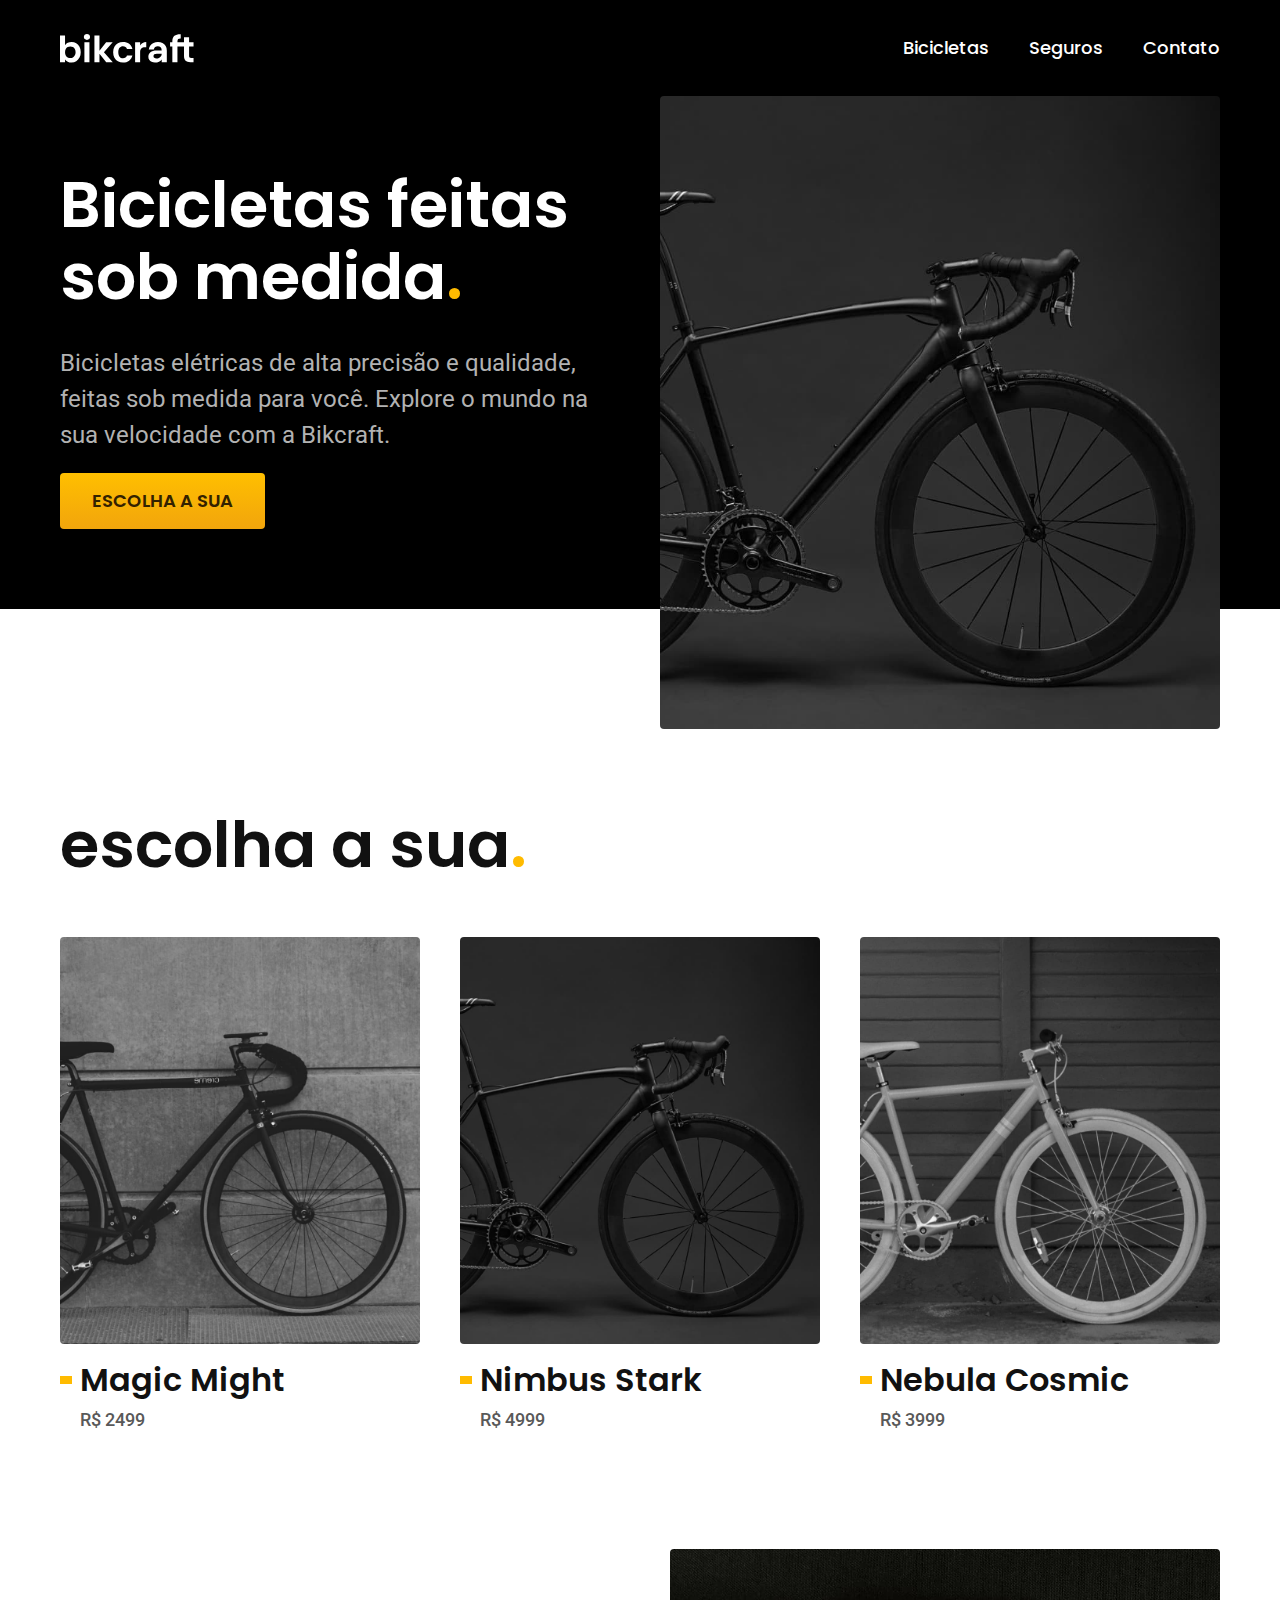
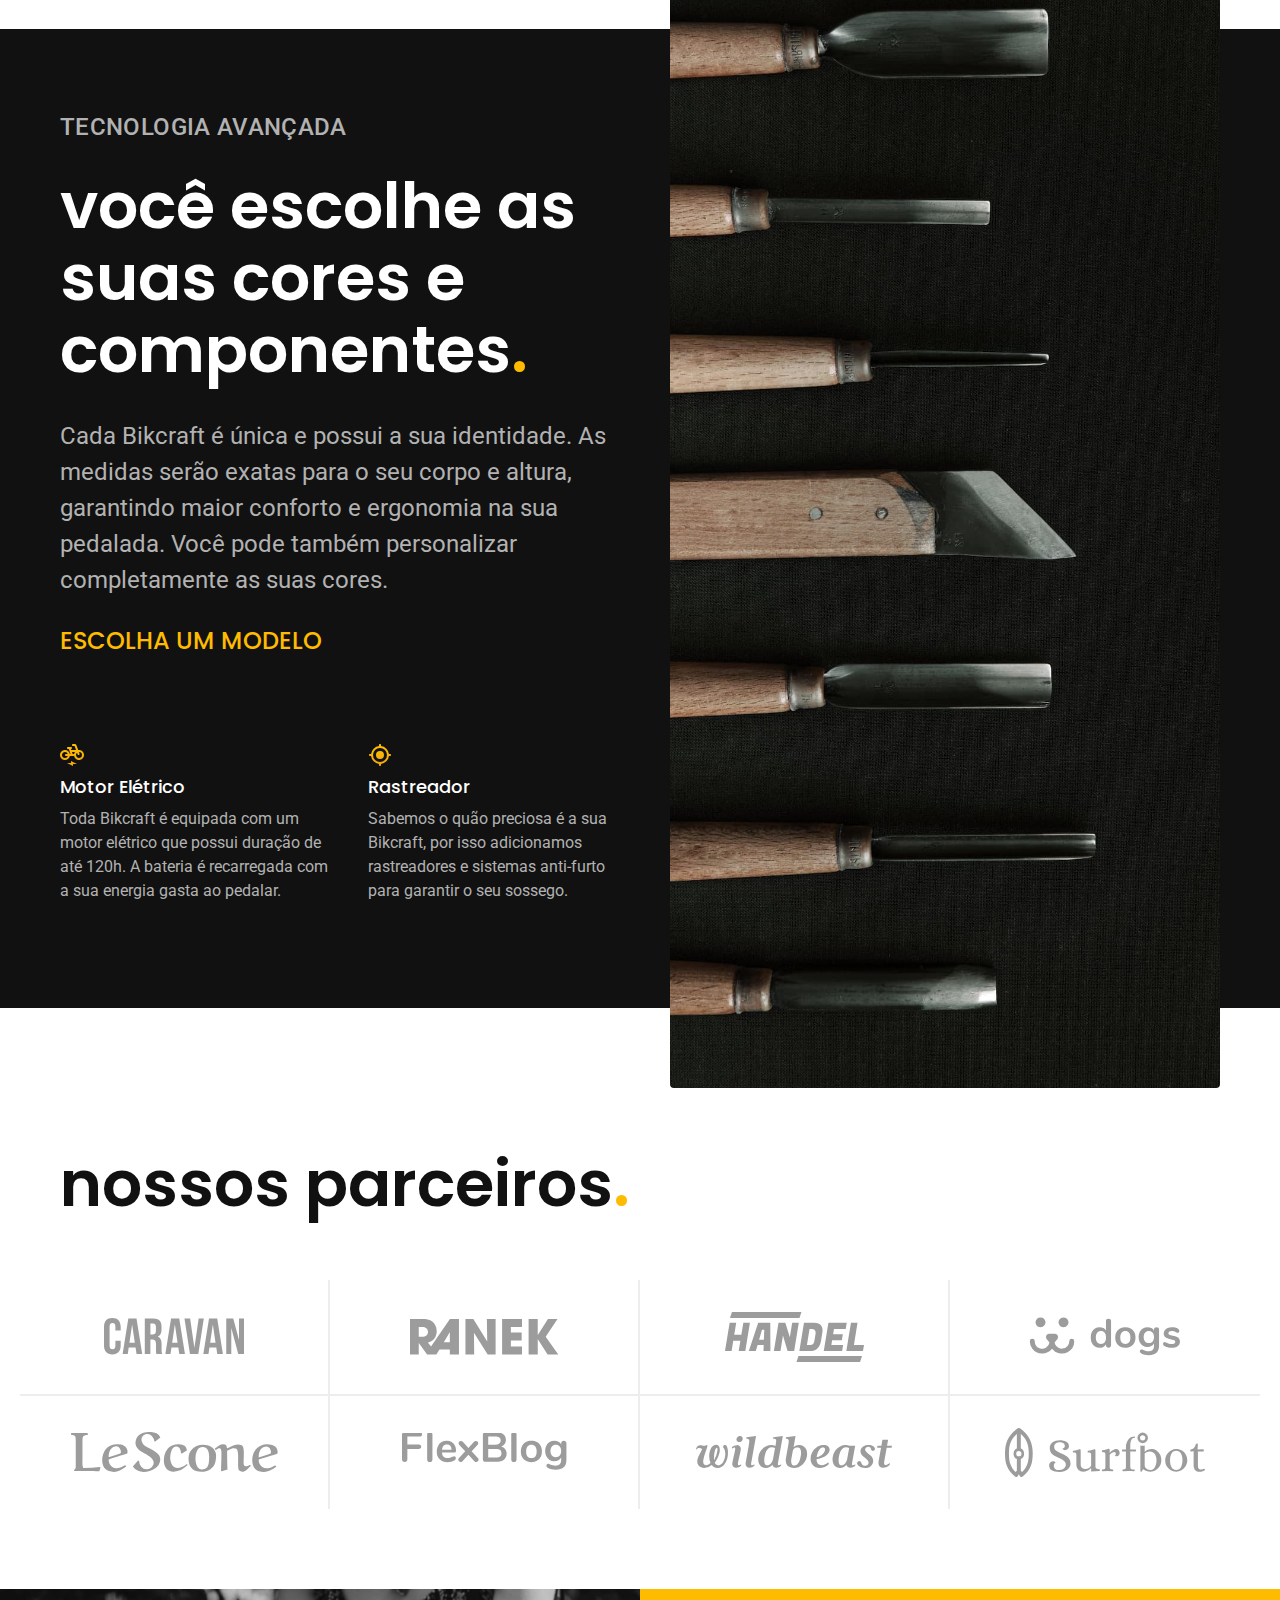
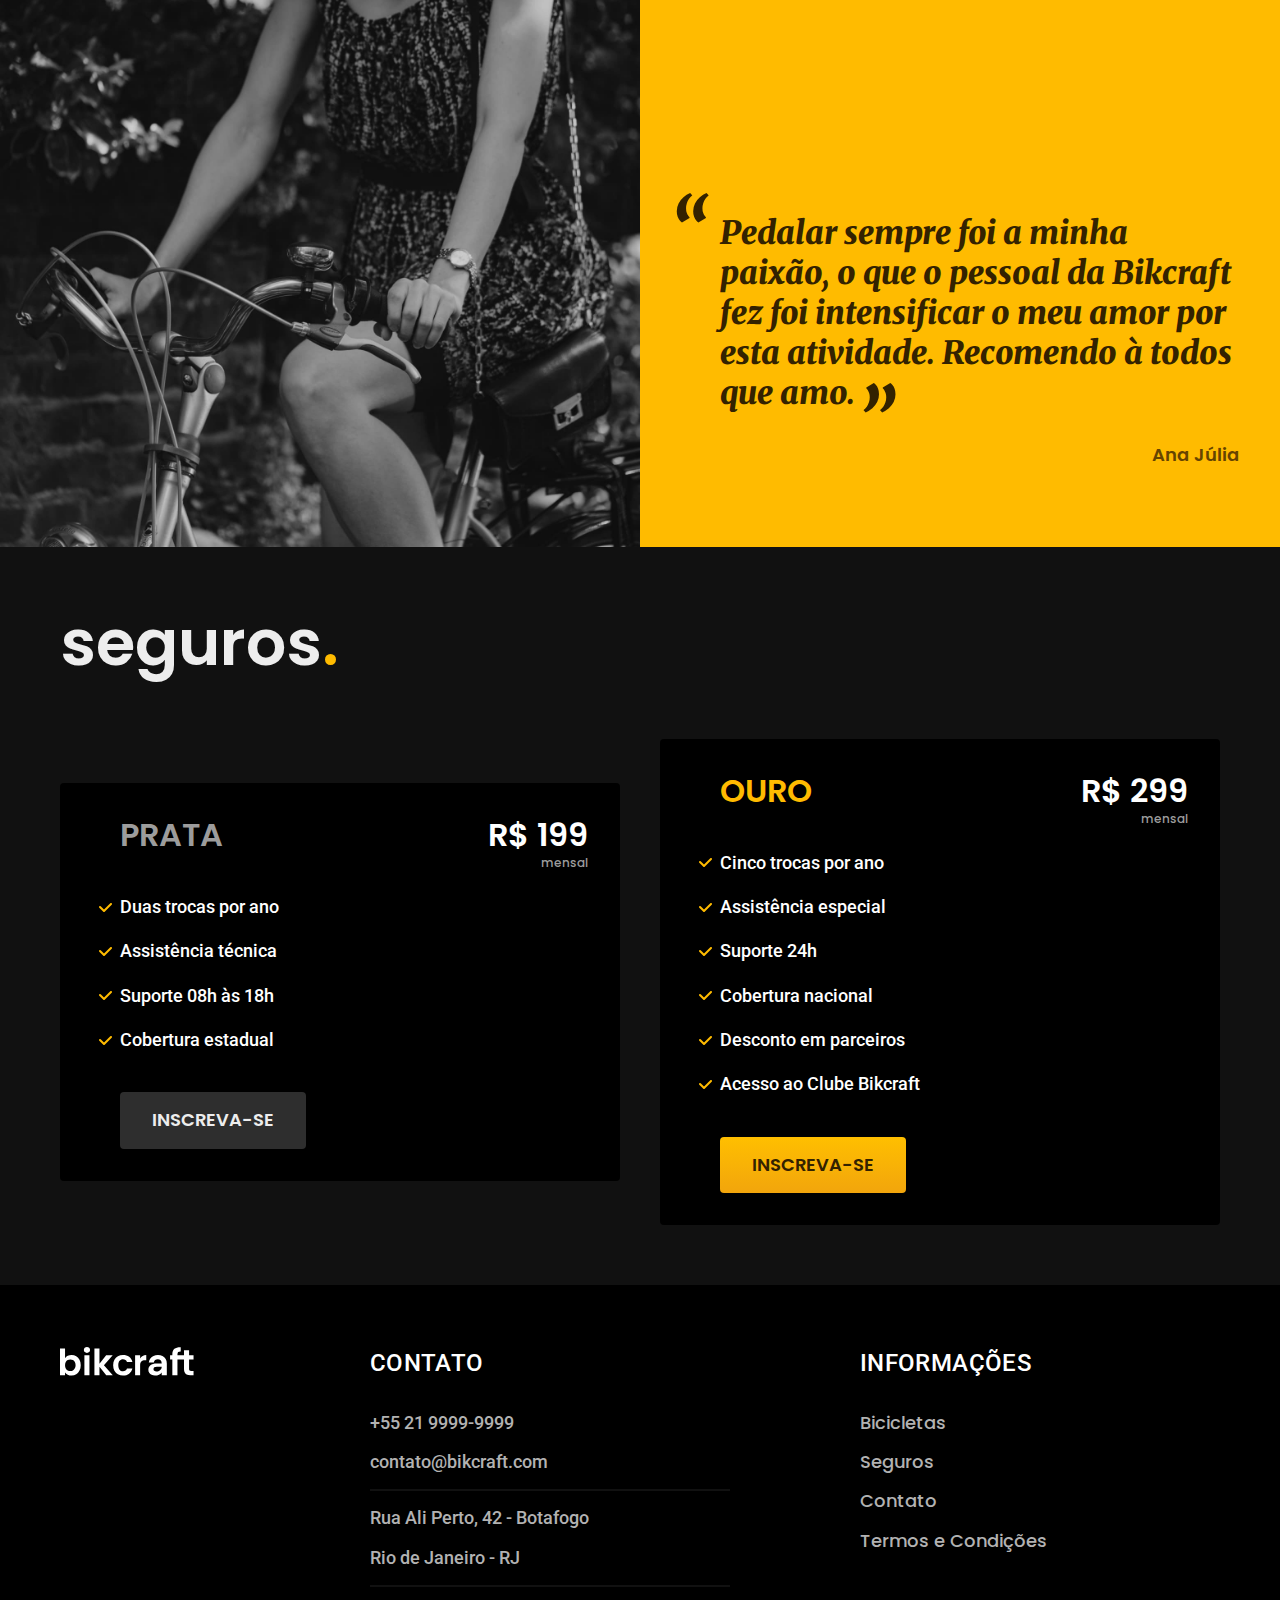
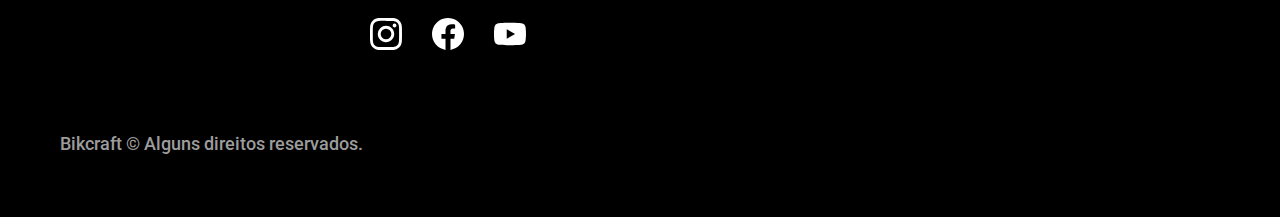
<file: index.html>
<!DOCTYPE html>
<html lang="pt-br">

<head>
  <meta charset="UTF-8">
  <meta name="viewport" content="width=device-width, initial-scale=1.0">
  <title>Bikcraft - Bicicletas Elétricas</title>
  <meta name="description" content="Bicicletas elétricas de alta precisão e qualidade, feitas sob medida para você. Explore o mundo na sua velocidade com a Bikcraft.">
  <link rel="stylesheet" href="./css/style.css">
  <link rel="preload" href="./css/style.css" as="style">
  <link rel="preconnect" href="https://fonts.googleapis.com">
  <link rel="preconnect" href="https://fonts.gstatic.com" crossorigin>
  <link href="https://fonts.googleapis.com/css2?family=Merriweather:ital,wght@0,300;0,400;0,700;0,900;1,300;1,400;1,700;1,900&family=Poppins:ital,wght@0,100;0,200;0,300;0,400;0,500;0,600;0,700;0,800;0,900;1,100;1,200;1,300;1,400;1,500;1,600;1,700;1,800;1,900&family=Roboto:ital,wght@0,100..900;1,100..900&display=swap" rel="stylesheet">
</head>

<body>

  <header class="header-bg">
    <div class="header">
      <a href="./">
        <img src="./img/bikcraft.svg" width="136" height="32" alt="Logo Bikcraft">
      </a>
      <nav aria-label="primaria">
        <ul class="header-menu ">
          <li><a class="font-1-m" href="./bicicletas.html">Bicicletas</a></li>
          <li><a class="font-1-m" href="./seguros.html">Seguros</a></li>
          <li><a class="font-1-m" href="./contato.html">Contato</a></li>
        </ul>
      </nav>
    </div>
  </header>

  <main class="introducao-bg">
    <div class="introducao container">
      <div class="introducao-conteudo">
        <h1 class="font-1-xxl">Bicicletas feitas sob medida<span>.</span> </h1>
        <p class="font-2-l">Bicicletas elétricas de alta precisão e qualidade, feitas sob medida para você. Explore o mundo na sua velocidade com a Bikcraft.</p>
        <a class="botao" href="./bicicletas.html">Escolha a sua</a>
      </div>
      <picture>
        <source media="(max-width:800px)" srcset="./img/bicicletas/nimbus.jpg">
        <img src="./img/bicicletas/nimbus-home.jpg" alt="Bicicleta Elétrica Preta">
      </picture>
    </div>
  </main>

  <article class="bicicletas-bg">
    <h2 class="font-1-xxl bicicleta-titulo">escolha a sua<span class="cor-p1">.</span></h2>
    <ul class="bicicletas-conteudo container ">
      <li>
        <a href="./bicicletas/magic.html">
          <img src="./img/bicicletas/magic-home.jpg" alt="Bicicleta Cinza">

          <h3 class="font-1-xl">Magic Might</h3>
          <span class="cor-8 font-2-m">R$ 2499</span>
        </a>
      </li>
      <li>
        <a href="./bicicletas/nimbus.html">
          <img src="./img/bicicletas/nimbus-home.jpg" alt="Bicicleta Preta">

          <h3 class="font-1-xl ">Nimbus Stark</h3>
          <span class="cor-8 font-2-m">R$ 4999</span>
        </a>
      </li>
      <li>
        <a href="./bicicletas/nebula.html">
          <img src="./img/bicicletas/nebula-home.jpg" alt="Bicicleta Branca">

          <h3 class="font-1-xl ">Nebula Cosmic</h3>
          <span class="cor-8 font-2-m">R$ 3999</span>
        </a>
      </li>
    </ul>
  </article>

  <article class="container-cores-bg">
    <div class="container-cores container">
      <div class="container-conteudo">
        <p class="font-2-l-b cor-5">Tecnologia Avançada</p>
        <h2 class="font-1-xxl">você escolhe as suas cores e componentes<span class="cor-p1">.</span></h2>
        <p class="font-2-l cor-5">Cada Bikcraft é única e possui a sua identidade. As medidas serão exatas para o seu corpo e altura, garantindo maior conforto e ergonomia na sua pedalada. Você pode também personalizar completamente as suas cores.</p>
        <div class="auto">
          <a class="container-botao font-1-l cor-p1" href="./bicicletas.html">ESCOLHA UM MODELO</a>
        </div>
        <ul class="container-detalhes">
          <li>
            <span><img src="./img/icones/eletrica.svg" alt=""></span>
            <h3 class="font-1-m cor-0">Motor Elétrico</h3>
            <p class="font-2-s cor-5">Toda Bikcraft é equipada com um motor elétrico que possui duração de até 120h. A bateria é recarregada com a sua energia gasta ao pedalar.</p>
          </li>
          <li>
            <span><img src="./img/icones/rastreador.svg" alt=""></span>
            <h3 class="font-1-m cor-0">Rastreador</h3>
            <p class="font-2-s cor-5">Sabemos o quão preciosa é a sua Bikcraft, por isso adicionamos rastreadores e sistemas anti-furto para garantir o seu sossego.</p>
          </li>
        </ul>
      </div>
      <div>
        <img class="img-container" src="./img/fotos/tecnologia.jpg" alt="">
      </div>
    </div>
  </article>
  <section aria-label="Nossos Parceiros">
    <div class="container-parceiros container">
      <h2 class="font-1-xxl">nossos parceiros<span class="cor-p1">.</span></h2>
    </div>
    <div class="parceiros">
      <ul>
        <li><img src="./img/parceiros/caravan.svg" alt="caravan"></li>
        <li><img src="./img/parceiros/ranek.svg" alt="ranek"></li>
        <li><img src="./img/parceiros/handel.svg" alt="handel"></li>
        <li><img src="./img/parceiros/dogs.svg" alt="dogs"></li>
        <li><img src="./img/parceiros/lescone.svg" alt="lescone"></li>
        <li><img src="./img/parceiros/flexblog.svg" alt="flexblog"></li>
        <li><img src="./img/parceiros/wildbeast.svg" alt="wildbeast"></li>
        <li><img src="./img/parceiros/surfbot.svg" alt="surfbot"></li>

      </ul>
    </div>
  </section>

  <section aria-label="Depoimentos" class="depoimento">
    <div><img src="./img/fotos/depoimento.jpg" alt=""></div>
    <div class="depoimento-conteudo">
      <blockquote class="font-1-xl cor-p5">
        <p>Pedalar sempre foi a minha paixão, o que o pessoal da Bikcraft fez foi intensificar o meu amor por esta atividade. Recomendo à todos que amo.</p>
        <span class="font-1-m-b cor-p4">Ana Júlia</span>
      </blockquote>
    </div>
  </section>
  <article class="seguros-bg">
    <div class="seguro container">
      <h1 class="font-1-xxl cor-2">seguros<span class="cor-p1">.</span> </h1>
      <div class="grid-seguros">
        <div class="seguro-container">
          <h3 class="font-1-xl cor-6">PRATA</h3>
          <span class="font-1-xl cor-0">
            R$ 199
            <span class="font-1-xs cor-6">mensal</span></span>
          <ul class="seguros-lista font-2-m cor-0">
            <li>Duas trocas por ano</li>
            <li>Assistência técnica</li>
            <li>Suporte 08h às 18h</li>
            <li>Cobertura estadual</li>
          </ul>
          <a class="botao primario" href="./orcamento.html">INSCREVA-SE</a>
        </div>

        <div class="seguro-container">
          <h3 class="font-1-xl cor-p1">OURO</h3>
          <span class="font-1-xl cor-0">
            R$ 299
            <span class="font-1-xs cor-6">mensal</span></span>
          <ul class="seguros-lista font-2-m cor-0">
            <li>Cinco trocas por ano</li>
            <li>Assistência especial</li>
            <li>Suporte 24h</li>
            <li>Cobertura nacional</li>
            <li>Desconto em parceiros</li>
            <li>Acesso ao Clube Bikcraft</li>
          </ul>
          <a class="botao" href="./orcamento.html">INSCREVA-SE</a>
        </div>
      </div>
    </div>
  </article>

  <footer class="footer-bg">
    <div class="footer-container container">
      <div class="footer-img  ">
        <img src="./img/bikcraft.svg" alt="Logo Bikcraft">
      </div>
      <ul class="lista-footer font-2-m cor-5">
        <li>
          <h2 class="font-2-l-b cor-0">Contato</h2>
        </li>
        <li>
          <p>+55 21 9999-9999</p>
        </li>
        <li class="detalhe-footer">
          <p>contato@bikcraft.com</p>
        </li>
        <li>
          <p>Rua Ali Perto, 42 - Botafogo</p>
        </li>
        <li class="detalhe-footer">
          <p>Rio de Janeiro - RJ</p>
        </li>
        <div class="icones-redes">
          <li>
            <a href=""> <img src="./img/redes/instagram.svg" alt="Icone Instagram"></a>
          </li>
          <li> <a href=""> <img src="./img/redes/facebook.svg" alt="Icone Facebook"></a></li>
          <li> <a href=""> <img src="./img/redes/youtube.svg" alt="Icone Youtube"></a></li>
        </div>
      </ul>
      <nav>
        <ul class="lista-informacoes lista-footer font-1-m cor-5">
          <li>
            <h2 class="font-2-l-b cor-0">Informações</h2>
          </li>
          <li>
            <a href="./bicicletas.html">
              <p>Bicicletas</p>
            </a>
          </li>
          <li>
            <a href="./seguros.html">
              <p>Seguros</p>
            </a>
          </li>
          <li>
            <a href="./contato.html">
              <p>Contato</p>
            </a>
          </li>
          <li>
            <a href="./termos.html">
              <p>Termos e Condições</p>
            </a>
          </li>
        </ul>
      </nav>
    </div>
    <div class="footer-direitos">
      <p class="font-2-m cor-6 ">Bikcraft © Alguns direitos reservados.</p>
    </div>
  </footer>
</body>


</html>
</file>
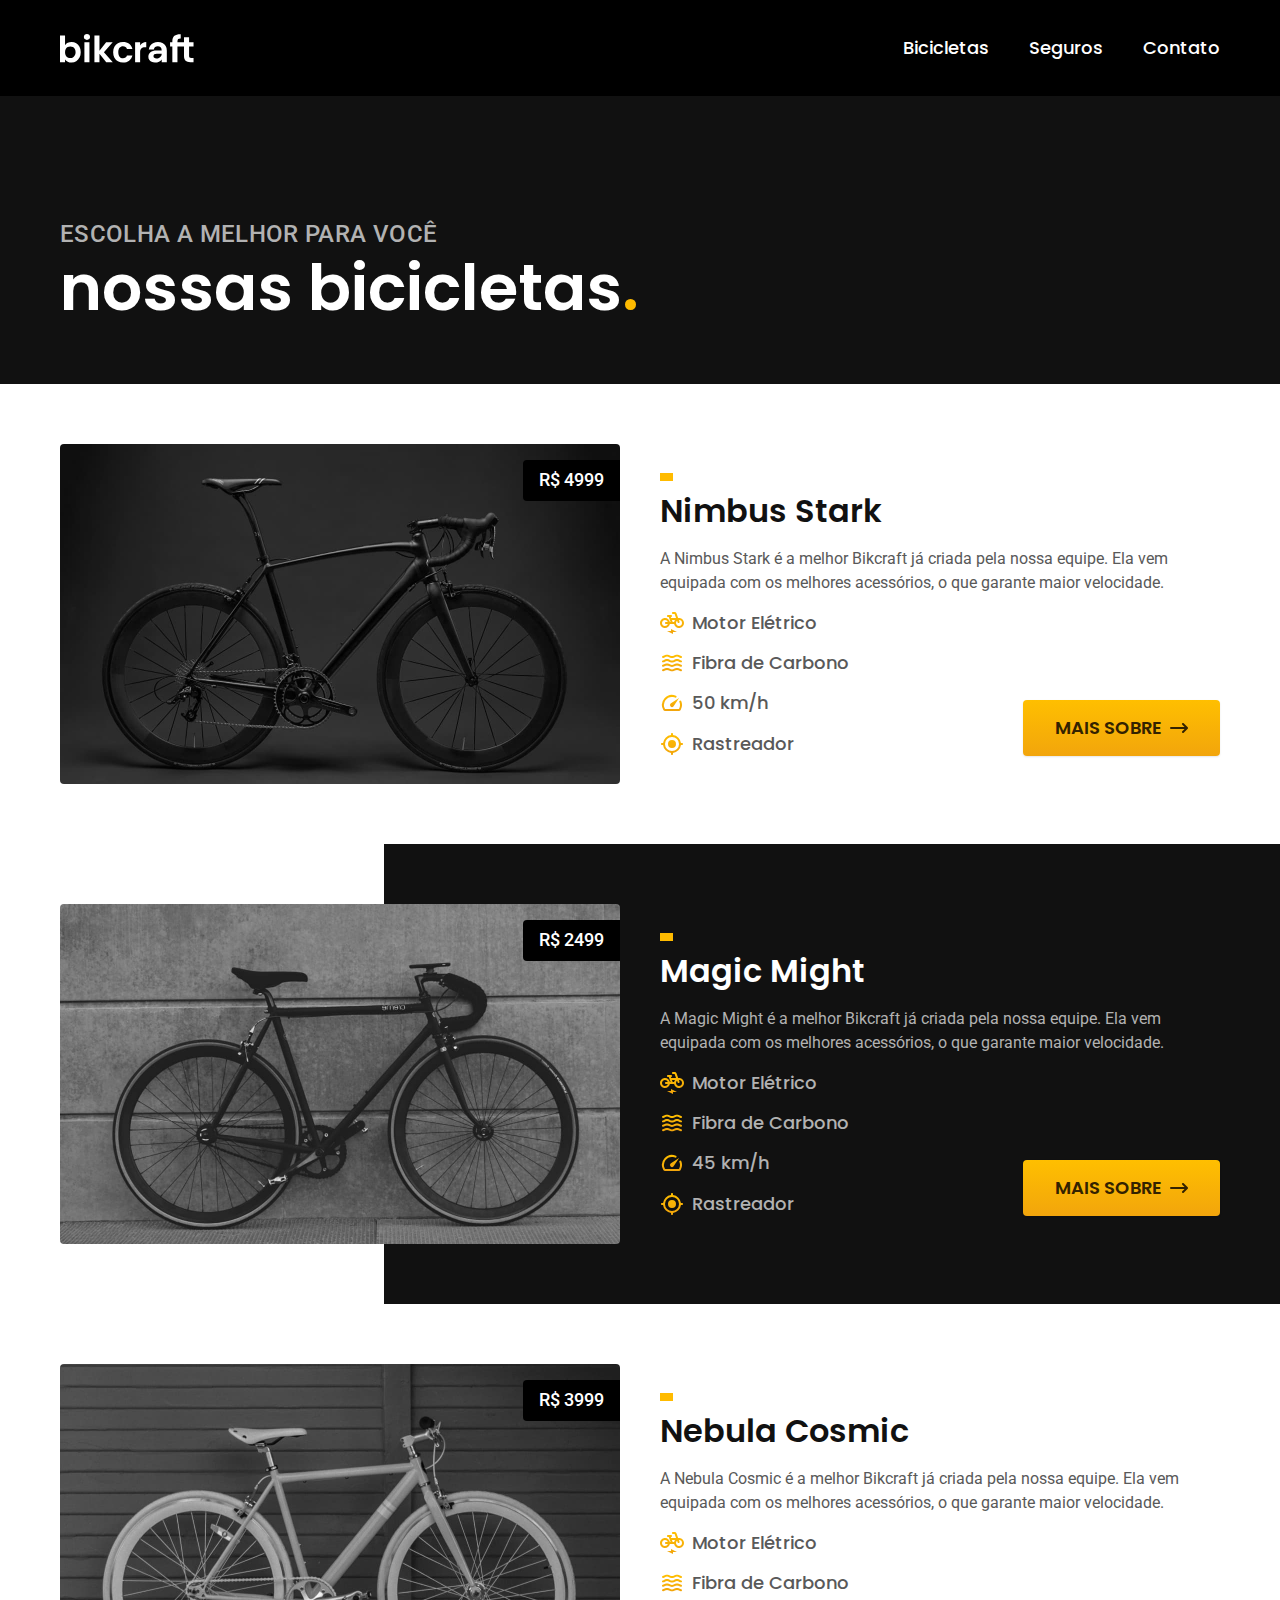
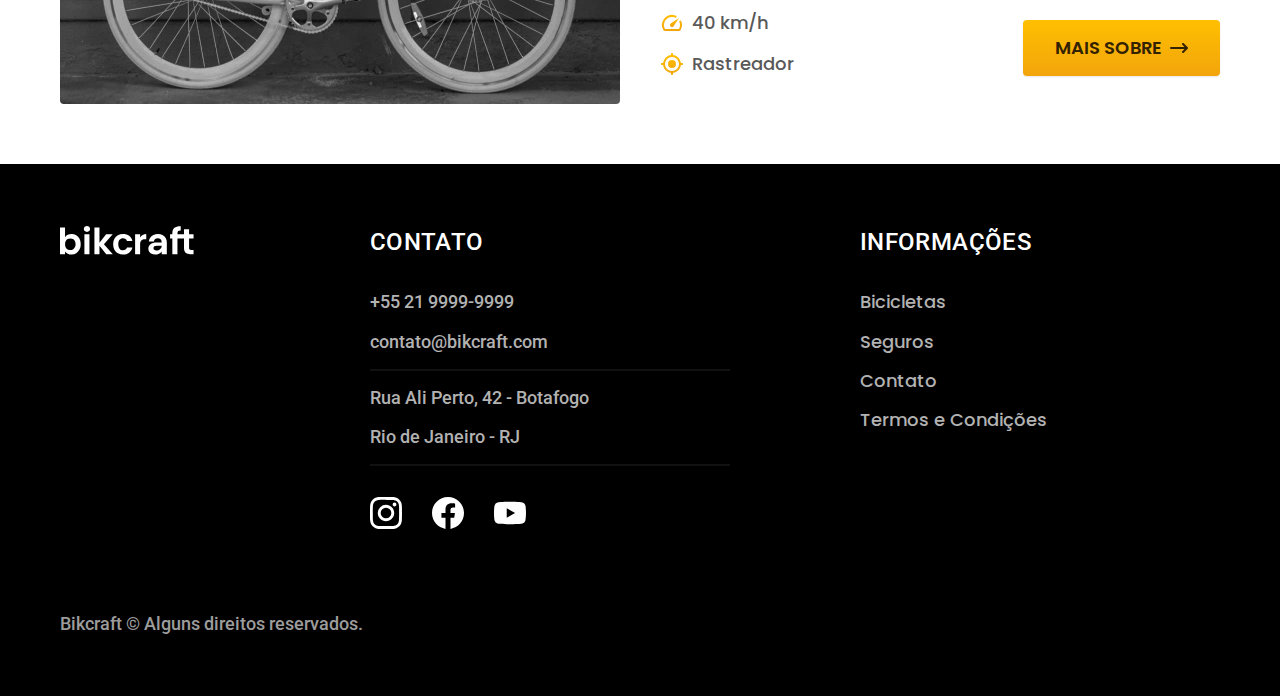
<file: bicicletas.html>
<!DOCTYPE html>
<html lang="pt-br">

<head>
  <meta charset="UTF-8">
  <meta name="viewport" content="width=device-width, initial-scale=1.0">
  <title>Bicicletas | Bikcraft</title>
  <meta name="description" content="Bicicletas elétricas de alta precisão e qualidade, feitas sob medida para você. Explore o mundo na sua velocidade com a Bikcraft.">
  <link rel="stylesheet" href="./css/style.css">
  <link rel="preload" href="./css/style.css" as="style">
  <link rel="preconnect" href="https://fonts.googleapis.com">
  <link rel="preconnect" href="https://fonts.gstatic.com" crossorigin>
  <link href="https://fonts.googleapis.com/css2?family=Merriweather:ital,wght@0,300;0,400;0,700;0,900;1,300;1,400;1,700;1,900&family=Poppins:ital,wght@0,100;0,200;0,300;0,400;0,500;0,600;0,700;0,800;0,900;1,100;1,200;1,300;1,400;1,500;1,600;1,700;1,800;1,900&family=Roboto:ital,wght@0,100..900;1,100..900&display=swap" rel="stylesheet">

</head>

<body>

  <header class="header-bg">
    <div class="header">
      <a href="./">
        <img src="./img/bikcraft.svg" alt="Logo Bikcraft">
      </a>
      <nav aria-label="primaria">
        <ul class="header-menu ">
          <li><a class="font-1-m" href="./bicicletas.html">Bicicletas</a></li>
          <li><a class="font-1-m" href="./seguros.html">Seguros</a></li>
          <li><a class="font-1-m" href="./contato.html">Contato</a></li>
        </ul>
      </nav>
    </div>
  </header>
  <div class="termos-bg">
    <div class="termos-condicoes container">
      <p class="font-2-l-b cor-5">ESCOLHA A MELHOR PARA VOCÊ</p>
      <h2 class="font-1-xxl cor-0">nossas bicicletas<span class="cor-p1">.</span></h2>
    </div>
  </div>

  <main class="backgroud-geral">
    <div class="bicicletas-bg-2 container">
      <div class="bicicletas-img">
        <img class="" src="./img/bicicletas/nimbus.jpg" alt="Bicicleta Nimbus">
        <span class="bicicletas-valor font-2-m cor-0">R$ 4999</span>
      </div>
      <div class="bicicletas-container">
        <h3 class="font-1-xl">Nimbus Stark</h3>
        <p class="font-2-s cor-8">A Nimbus Stark é a melhor Bikcraft já criada pela nossa equipe. Ela vem equipada com os melhores acessórios, o que garante maior velocidade.</p>
        <ul class="bicicletas-lista font-1-m cor-8">
          <li><img src="./img/icones/eletrica.svg" alt="">Motor Elétrico</li>
          <li><img src="./img/icones/carbono.svg" alt="">Fibra de Carbono</li>
          <li><img src="./img/icones/velocidade.svg" alt="">50 km/h</li>
          <li><img src="./img/icones/rastreador.svg" alt="">Rastreador</li>
        </ul>
        <a class="botao seta" href="./bicicletas/nimbus.html">MAIS SOBRE</a>
      </div>
    </div>


    <div class=" fundo-black ">
      <div class="container">
        <div class="container-black">
          <div class="bicicletas-img">
            <img class="" src="./img/bicicletas/magic.jpg" alt="Bicicleta Magic">
            <span class="bicicletas-valor font-2-m cor-0">R$ 2499</span>
          </div>
          <div class="bicicletas-container">
            <h3 class="font-1-xl cor-0 ">Magic Might</h3>
            <p class="font-2-s cor-5">A Magic Might é a melhor Bikcraft já criada pela nossa equipe. Ela vem equipada com os melhores acessórios, o que garante maior velocidade.</p>
            <ul class="bicicletas-lista font-1-m cor-5">
              <li><img src="./img/icones/eletrica.svg" alt="">Motor Elétrico</li>
              <li><img src="./img/icones/carbono.svg" alt="">Fibra de Carbono</li>
              <li><img src="./img/icones/velocidade.svg" alt="">45 km/h</li>
              <li><img src="./img/icones/rastreador.svg" alt="">Rastreador</li>
            </ul>
            <a class="botao seta" href="./bicicletas/magic.html">MAIS SOBRE</a>
          </div>
        </div>
      </div>
    </div>



    <div class="bicicletas-bg-2 container">
      <div class="bicicletas-img">
        <img class="" src="./img/bicicletas/nebula.jpg" alt="Bicicleta Nebula">
        <span class="bicicletas-valor font-2-m cor-0">R$ 3999</span>
      </div>
      <div class="bicicletas-container">
        <h3 class="font-1-xl">Nebula Cosmic</h3>
        <p class="font-2-s cor-8">A Nebula Cosmic é a melhor Bikcraft já criada pela nossa equipe. Ela vem equipada com os melhores acessórios, o que garante maior velocidade.</p>
        <ul class="bicicletas-lista font-1-m cor-8">
          <li><img src="./img/icones/eletrica.svg" alt="">Motor Elétrico</li>
          <li><img src="./img/icones/carbono.svg" alt="">Fibra de Carbono</li>
          <li><img src="./img/icones/velocidade.svg" alt="">40 km/h</li>
          <li><img src="./img/icones/rastreador.svg" alt="">Rastreador</li>
        </ul>
        <a class="botao seta" href="./bicicletas/nebula.html">MAIS SOBRE</a>
      </div>
    </div>
  </main>

  <footer class="footer-bg">
    <div class="footer-container container">
      <div class="footer-img  ">
        <img src="./img/bikcraft.svg" alt="Logo Bikcraft">
      </div>
      <ul class="lista-footer font-2-m cor-5">
        <li>
          <h2 class="font-2-l-b cor-0">Contato</h2>
        </li>
        <li>
          <p>+55 21 9999-9999</p>
        </li>
        <li class="detalhe-footer">
          <p>contato@bikcraft.com</p>
        </li>
        <li>
          <p>Rua Ali Perto, 42 - Botafogo</p>
        </li>
        <li class="detalhe-footer">
          <p>Rio de Janeiro - RJ</p>
        </li>
        <div class="icones-redes">
          <li>
            <a href=""> <img src="./img/redes/instagram.svg" alt="Icone Instagram"></a>
          </li>
          <li> <a href=""> <img src="./img/redes/facebook.svg" alt="Icone Facebook"></a></li>
          <li> <a href=""> <img src="./img/redes/youtube.svg" alt="Icone Youtube"></a></li>
        </div>
      </ul>
      <nav>
        <ul class="lista-informacoes lista-footer font-1-m cor-5">
          <li>
            <h2 class="font-2-l-b cor-0">Informações</h2>
          </li>
          <li>
            <a href="./bicicletas.html">
              <p>Bicicletas</p>
            </a>
          </li>
          <li>
            <a href="./seguros.html">
              <p>Seguros</p>
            </a>
          </li>
          <li>
            <a href="./contato.html">
              <p>Contato</p>
            </a>
          </li>
          <li>
            <a href="./termos.html">
              <p>Termos e Condições</p>
            </a>
          </li>
        </ul>
      </nav>
    </div>
    <div class="footer-direitos">
      <p class="font-2-m cor-6 ">Bikcraft © Alguns direitos reservados.</p>
    </div>
  </footer>
</body>

</html>
</file>
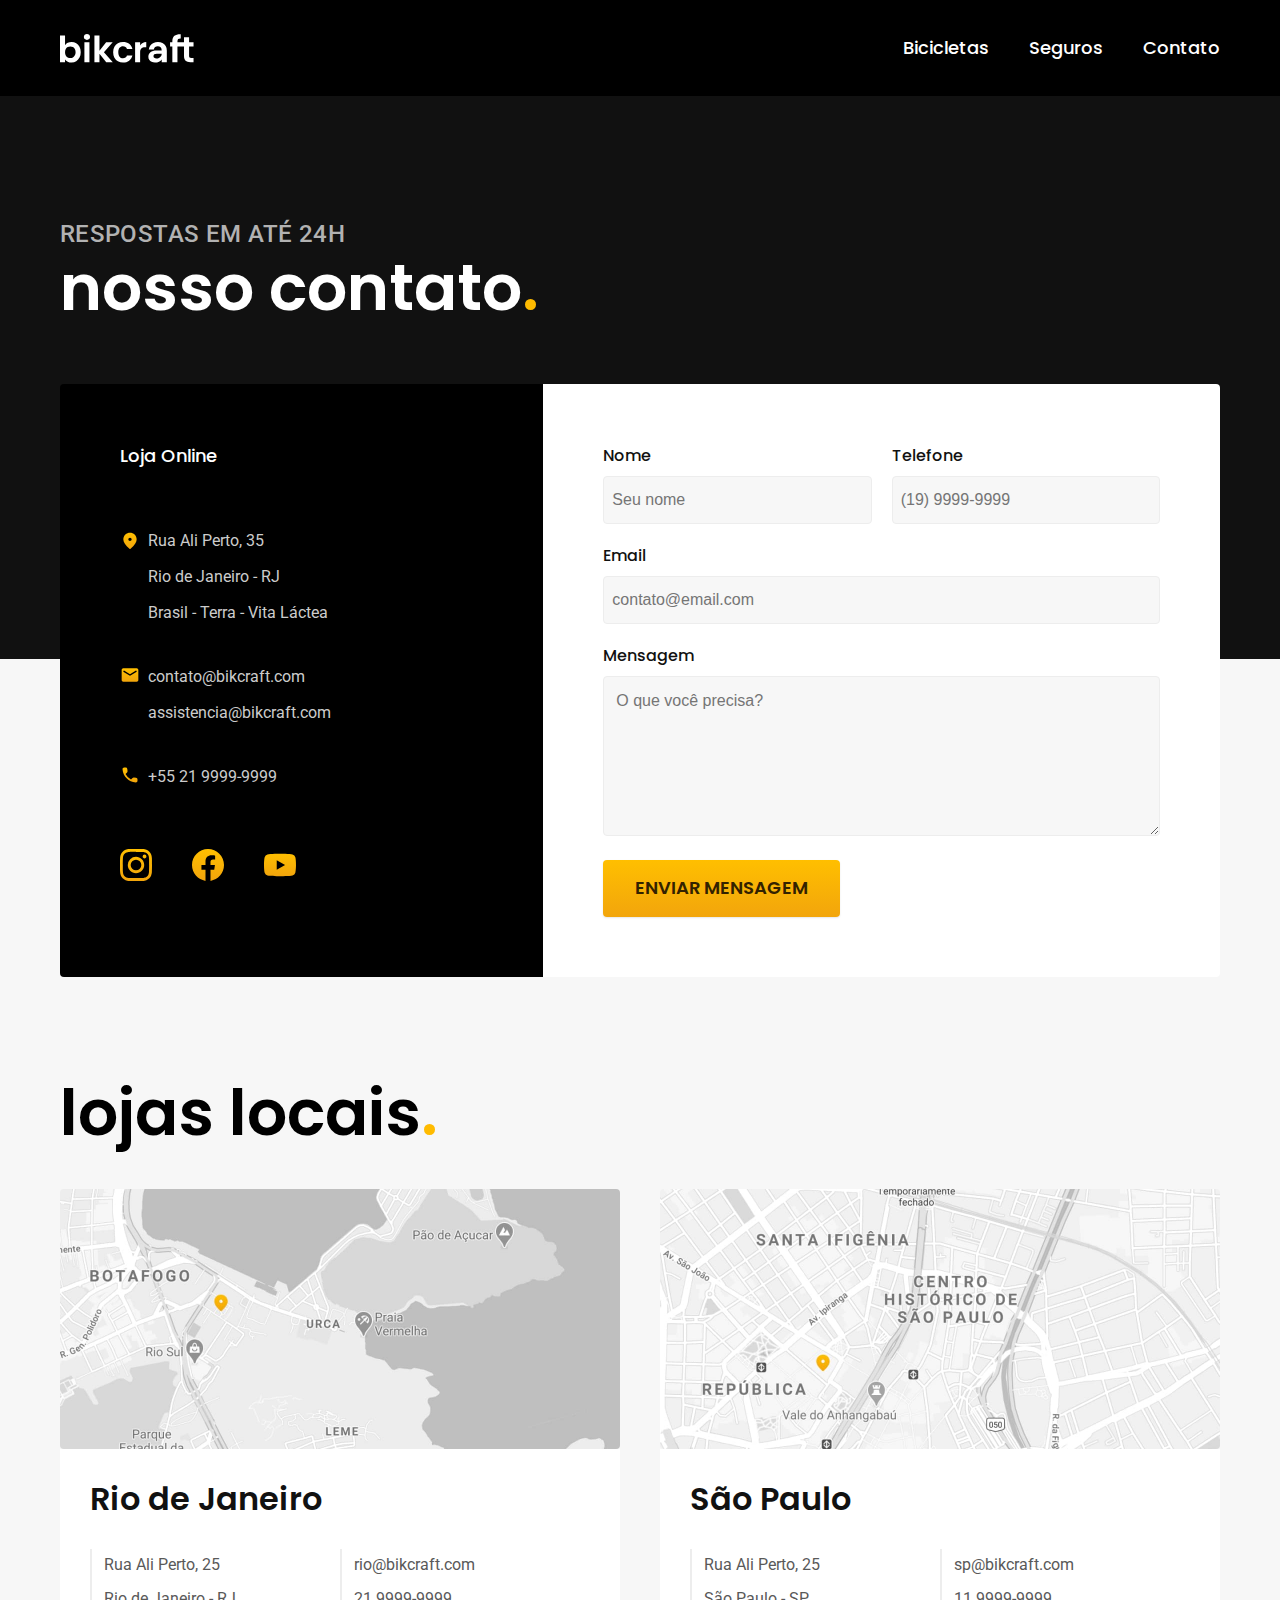
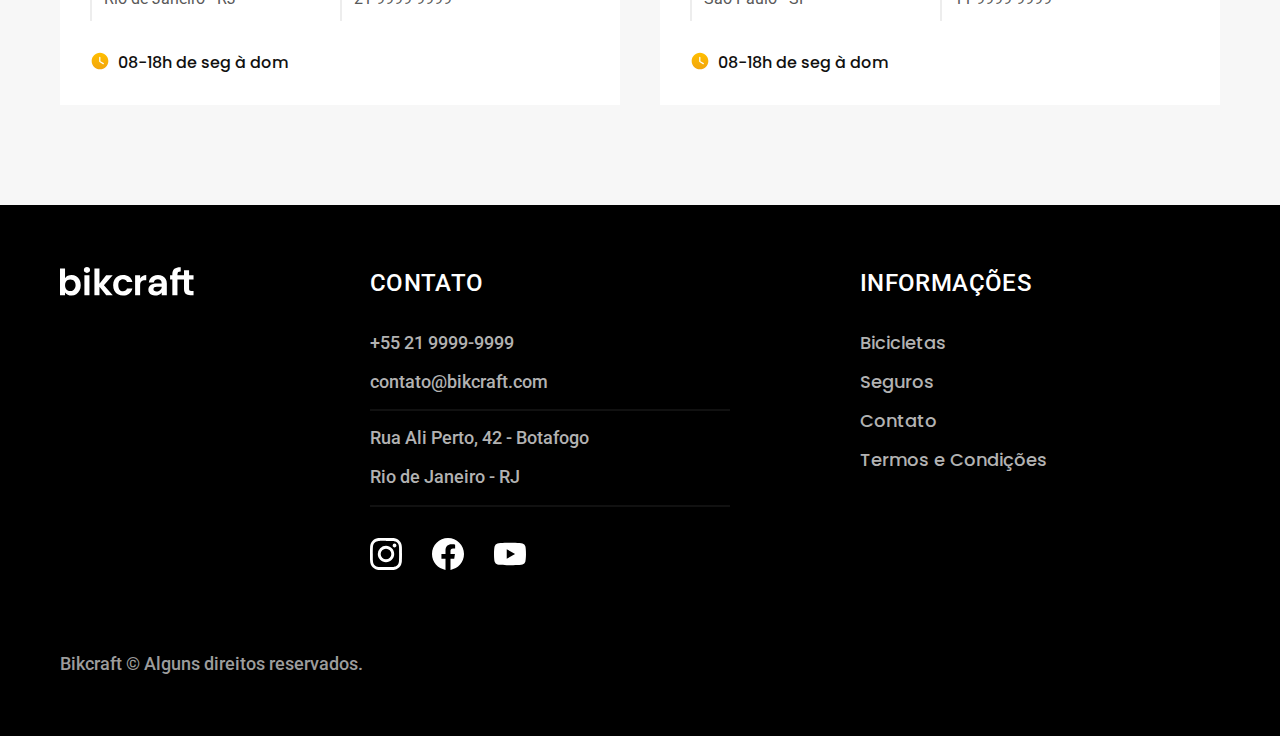
<file: contato.html>
<!DOCTYPE html>
<html lang="pt-br">

<head>
  <meta charset="UTF-8">
  <meta name="viewport" content="width=device-width, initial-scale=1.0">
  <title>Contatos | Bikcraft</title>
  <meta name="description" content="Bicicletas elétricas de alta precisão e qualidade, feitas sob medida para você. Explore o mundo na sua velocidade com a Bikcraft.">
  <link rel="stylesheet" href="./css/style.css">
  <link rel="preload" href="./css/style.css" as="style">
  <link rel="preconnect" href="https://fonts.googleapis.com">
  <link rel="preconnect" href="https://fonts.gstatic.com" crossorigin>
  <link href="https://fonts.googleapis.com/css2?family=Merriweather:ital,wght@0,300;0,400;0,700;0,900;1,300;1,400;1,700;1,900&family=Poppins:ital,wght@0,100;0,200;0,300;0,400;0,500;0,600;0,700;0,800;0,900;1,100;1,200;1,300;1,400;1,500;1,600;1,700;1,800;1,900&family=Roboto:ital,wght@0,100..900;1,100..900&display=swap" rel="stylesheet">

</head>

<body class="formulario-bg">

  <header class="header-bg">
    <div class="header">
      <a href="./">
        <img src="./img/bikcraft.svg" alt="Logo Bikcraft">
      </a>
      <nav aria-label="primaria">
        <ul class="header-menu ">
          <li><a class="font-1-m" href="./bicicletas.html">Bicicletas</a></li>
          <li><a class="font-1-m" href="./seguros.html">Seguros</a></li>
          <li><a class="font-1-m" href="./contato.html">Contato</a></li>
        </ul>
      </nav>
    </div>
  </header>
  <main class="color-main">
    <div class="termos-bg ">
      <div class="termos-condicoes container">
        <p class="font-2-l-b cor-5">RESPOSTAS EM ATÉ 24H</p>
        <h2 class="font-1-xxl cor-0">nosso contato<span class="cor-p1">.</span></h2>
      </div>
    </div>

    <div class="contato container">
      <section aria-label="Endereço" class="endereço-contato">
        <h2 class="cor-0 font-1-m">Loja Online</h2>
        <ul class="ruas font-2-s cor-4">

          <li class="flex-endereco-rua">
            <img src="./img/icones/local.svg" alt="">
            Rua Ali Perto, 35
          </li>
          <li class="endereco-rio-nulo">Rio de Janeiro - RJ</li>
          <li class="endereco-rio-nulo">Brasil - Terra - Vita Láctea</li>
        </ul>
        <address>
          <ul class="emails font-2-s cor-4">

            <li class="flex-endereco-email">
              <img src="./img/icones/email.svg" alt="">
              <a href="mailto:contato@bikcraft.com" class="font-2-s cor-4 link-sem-formatacao">contato@bikcraft.com</a>

            </li>
            <li class="endereco-rio-email">
              <a href="mailto:assistencia@bikcraft.com" class="font-2-s cor-4 link-sem-formatacao">assistencia@bikcraft.com</a>
            </li>
          </ul>
          <ul class="telefone-de-contato font-2-s cor-4">

            <li class="flex-endereco-telefone">
              <img src="./img/icones/telefone.svg" alt="">
              <a href="tel:+552199999999" class="font-2-s cor-4 link-sem-formatacao">+55 21 9999-9999</a>
            </li>
          </ul>
        </address>
        <div class="logo-redes-contatos">
          <img src="./img/redes/instagram-p.svg" alt="">
          <img src="./img/redes/facebook-p.svg" alt="">
          <img src="./img/redes/youtube-p.svg" alt="">
        </div>
      </section>

      <section class="contato-formulario" aria-label="Formulario">
        <form class="formulario" action="./">
          <div class="contato-formulario-nome">
            <label for="nome">Nome</label>
            <input type="text" name="nome" id="nome" placeholder="Seu nome">
          </div>
          <div class="contato-formulario-telefone">
            <label for="telefone">Telefone</label>
            <input type="text" name="telefone" id="telefone" placeholder="(19) 9999-9999">
          </div>
          <div class="contato-formulario-email">
            <label for="email">Email</label>
            <input type="text" name="email" id="email" placeholder="contato@email.com">
          </div>
          <div class="contato-formulario-mensagem">
            <label for="mensagem">Mensagem</label>
            <textarea name="mensagem" id="mensagem" placeholder="O que você precisa?"></textarea>
          </div>
          <div class="contato-formulario-buttom">

            <button class="botao borda-none">ENVIAR MENSAGEM</button>

          </div>
        </form>
      </section>

    </div>

    <div class="container">
      <section aria-label="Endereço/Horario">

        <div>
          <h2 class="font-1-xxl cor-12">lojas locais<span class="cor-p1">.</span></h2>
          <div class="grid-enderecos-estados">
            <div class="endereco-rio">
              <img src="././img/lojas/rj.jpg" alt="">
              <div class="grid-endereco-ruas">
                <h3 class="font-1-xl">Rio de Janeiro</h3>
                <div class="grid-ruas-especifico">
                  <ul class="font-2-s cor-8">
                    <li>Rua Ali Perto, 25</li>
                    <li>Rio de Janeiro - RJ</li>
                  </ul>
                  <ul class="font-2-s cor-8">
                    <li>rio@bikcraft.com</li>
                    <li>21 9999-9999</li>
                  </ul>
                </div>
                <div class="foto-relogio-horario">
                  <img src="./img/icones/horario.svg" alt="">
                  <p class="font-1-s">08-18h de seg à dom</p>
                </div>
              </div>
            </div>


            <!-- sp -->
            <div class="endereco-sp">
              <img src="././img/lojas/sp.jpg" alt="">
              <div class="grid-endereco-ruas">
                <h3 class="font-1-xl">São Paulo</h3>
                <div class="grid-ruas-especifico">
                  <ul class="font-2-s cor-8">
                    <li>Rua Ali Perto, 25</li>
                    <li>São Paulo - SP</li>
                  </ul>
                  <ul class="font-2-s cor-8">
                    <li>sp@bikcraft.com</li>
                    <li>11 9999-9999</li>
                  </ul>
                </div>
                <div class="foto-relogio-horario">
                  <img src="./img/icones/horario.svg" alt="">
                  <p class="font-1-s">08-18h de seg à dom</p>
                </div>
              </div>
              <!-- sp -->
            </div>
          </div>
        </div>
    </div>

  </main>




  <footer class="footer-bg">
    <div class="footer-container container">
      <div class="footer-img  ">
        <img src="./img/bikcraft.svg" alt="Logo Bikcraft">
      </div>
      <ul class="lista-footer font-2-m cor-5">
        <li>
          <h2 class="font-2-l-b cor-0">Contato</h2>
        </li>
        <li>
          <p>+55 21 9999-9999</p>
        </li>
        <li class="detalhe-footer">
          <p>contato@bikcraft.com</p>
        </li>
        <li>
          <p>Rua Ali Perto, 42 - Botafogo</p>
        </li>
        <li class="detalhe-footer">
          <p>Rio de Janeiro - RJ</p>
        </li>
        <div class="icones-redes">
          <li>
            <a href=""> <img src="./img/redes/instagram.svg" alt="Icone Instagram"></a>
          </li>
          <li> <a href=""> <img src="./img/redes/facebook.svg" alt="Icone Facebook"></a></li>
          <li> <a href=""> <img src="./img/redes/youtube.svg" alt="Icone Youtube"></a></li>
        </div>
      </ul>
      <nav>
        <ul class="lista-informacoes lista-footer font-1-m cor-5">
          <li>
            <h2 class="font-2-l-b cor-0">Informações</h2>
          </li>
          <li>
            <a href="./bicicletas.html">
              <p>Bicicletas</p>
            </a>
          </li>
          <li>
            <a href="./seguros.html">
              <p>Seguros</p>
            </a>
          </li>
          <li>
            <a href="./contato.html">
              <p>Contato</p>
            </a>
          </li>
          <li>
            <a href="./termos.html">
              <p>Termos e Condições</p>
            </a>
          </li>
        </ul>
      </nav>
    </div>
    <div class="footer-direitos">
      <p class="font-2-m cor-6 ">Bikcraft © Alguns direitos reservados.</p>
    </div>
  </footer>
</body>

</html>
</file>
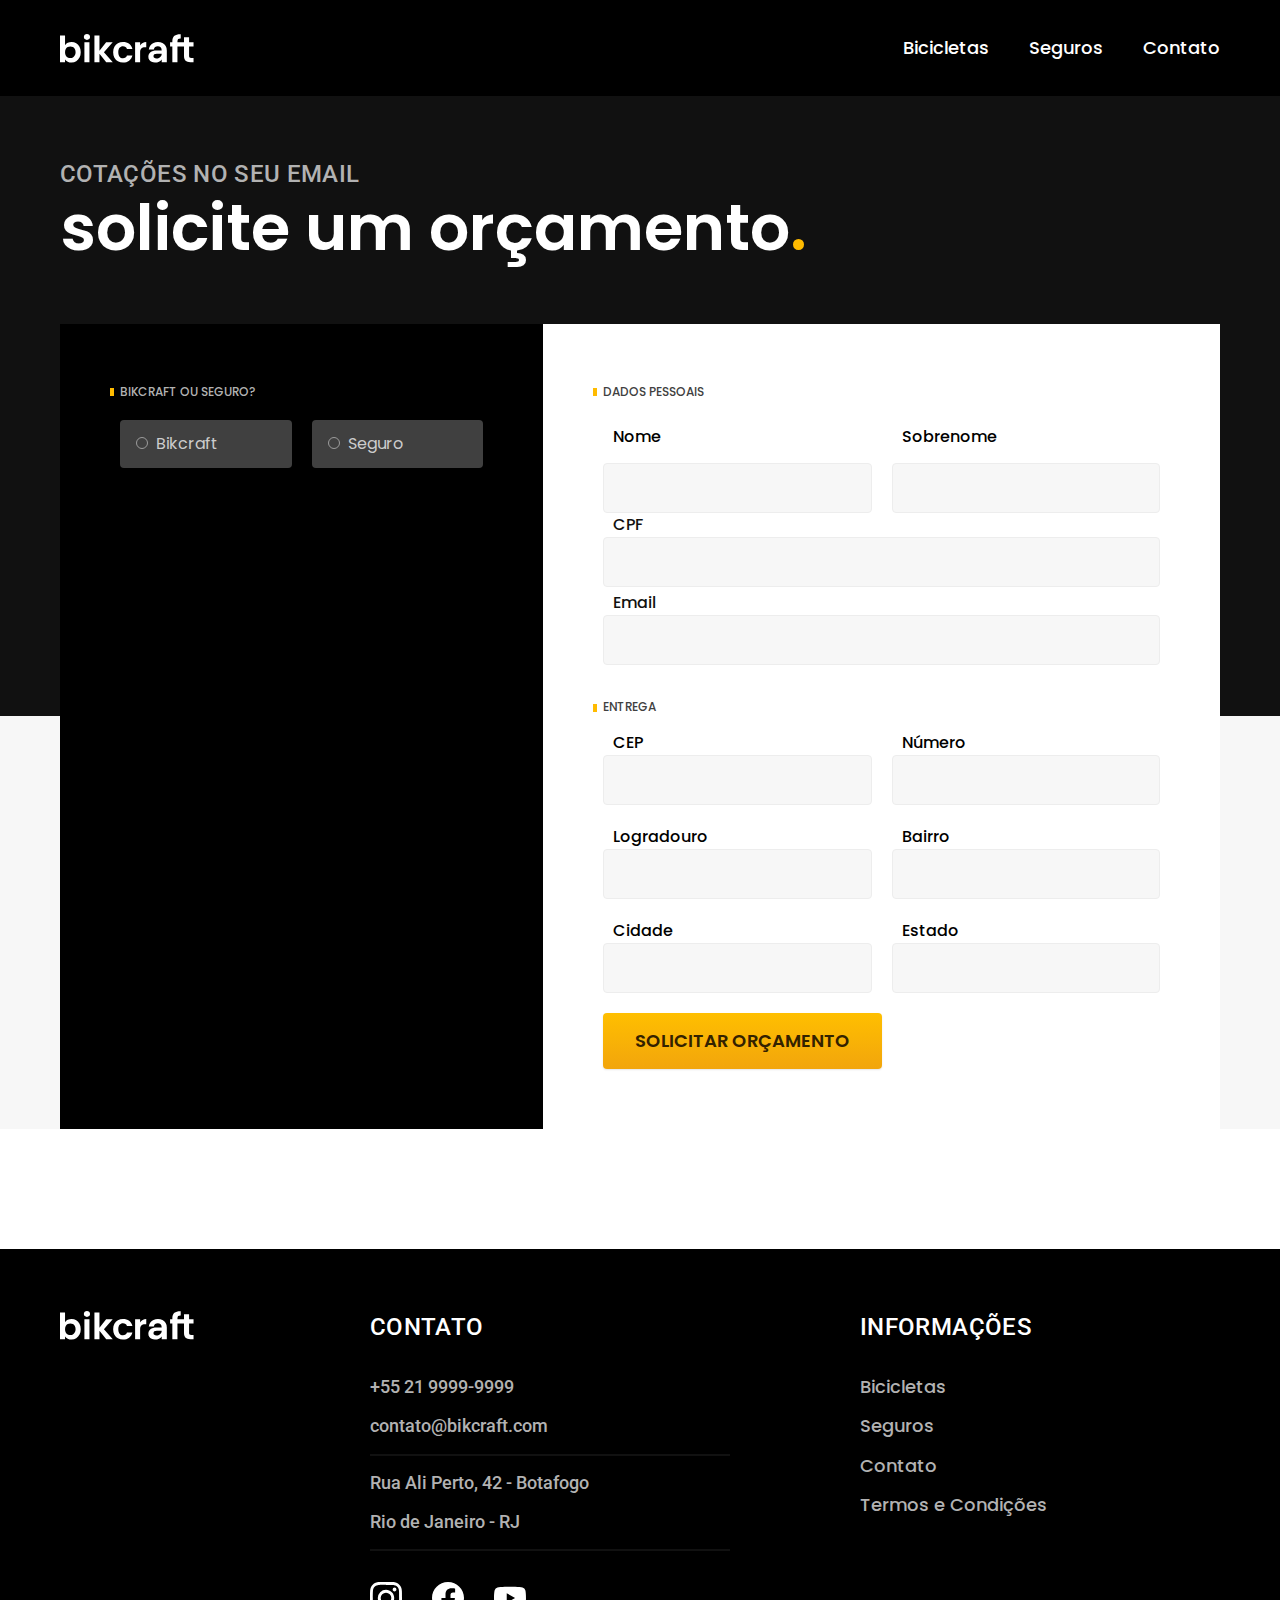
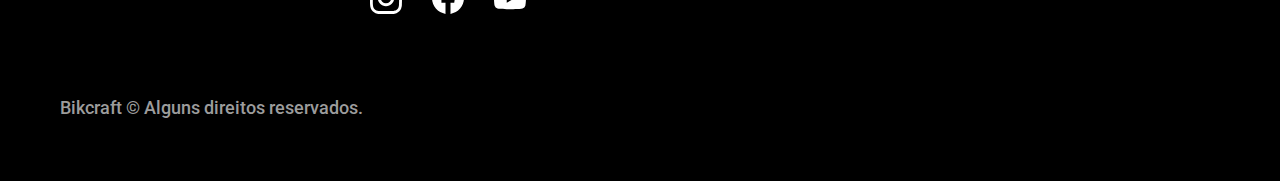
<file: orcamento.html>
<!DOCTYPE html>
<html lang="pt-br">

<head>
  <meta charset="UTF-8">
  <meta name="viewport" content="width=device-width, initial-scale=1.0">
  <title>Orçamento | Bikcraft</title>
  <meta name="description" content="Orçamento">
  <link rel="stylesheet" href="./css/style.css">
  <link rel="preload" href="./css/style.css" as="style">
  <link rel="preconnect" href="https://fonts.googleapis.com">
  <link rel="preconnect" href="https://fonts.gstatic.com" crossorigin>
  <link href="https://fonts.googleapis.com/css2?family=Merriweather:ital,wght@0,300;0,400;0,700;0,900;1,300;1,400;1,700;1,900&family=Poppins:ital,wght@0,100;0,200;0,300;0,400;0,500;0,600;0,700;0,800;0,900;1,100;1,200;1,300;1,400;1,500;1,600;1,700;1,800;1,900&family=Roboto:ital,wght@0,100..900;1,100..900&display=swap" rel="stylesheet">
</head>

<body id="">

  <header class="header-bg">
    <div class="header">
      <a href="./">
        <img src="./img/bikcraft.svg" alt="Logo Bikcraft">
      </a>
      <nav aria-label="primaria">
        <ul class="header-menu ">
          <li><a class="font-1-m" href="./bicicletas.html">Bicicletas</a></li>
          <li><a class="font-1-m" href="./seguros.html">Seguros</a></li>
          <li><a class="font-1-m" href="./contato.html">Contato</a></li>
        </ul>
      </nav>
    </div>
  </header>
  <main class="color-main">
    <div class="especial-termos">
      <div class="termos-condicoes container">
        <p class="font-2-l-b cor-5">Cotações no seu email</p>
        <h2 class="font-1-xxl cor-0">solicite um orçamento<span class="cor-p1">.</span></h2>
      </div>
      <form class="orcamento-geral container" action="./">

        <div class="orcamento-produto">
          <h2 class="font-1-xs cor-5">Bikcraft ou Seguro?</h2>

          <input type="radio" name="tipo" value="bikcraft" id="bikcraft">
          <label for="bikcraft">Bikcraft</label>

          <input type="radio" name="tipo" value="seguro" id="seguro">
          <label for="seguro">Seguro</label>

          <div class="orcamento-conteudo cor-0" id="orcamento-bikcraft">
            <h2 class="font-1-xs cor-5">Escolha a sua </h2>

            <input type="radio" name="produto" value="nimbus" id="nimbus">
            <label for="nimbus">Nimbus Stark<span>R$ 4999</span></label>
            <div class="icones-grid-orcamento" id="nimbus-orcamento">
              <ul class="lista-icones-orcamento font-1-xs cor-8">
                <li>
                  <img src="././img/icones/eletrica.svg" alt="">
                  Motor Elétrico
                </li>
                <li>
                  <img src="././img/icones/carbono.svg" alt="">
                  Fibra de Carbono
                </li>
                <li>
                  <img src="././img/icones/velocidade.svg" alt="">
                  50 km/h
                </li>
                <li>
                  <img src="././img/icones/rastreador.svg" alt="">
                  Rastreador
                </li>
              </ul>
              <div class="img-bicicleta-orcamento">
                <img src="./img/bicicletas/nimbus.jpg" alt="">
              </div>
            </div>

            <input type="radio" name="produto" value="magic" id="magic">
            <label for="magic">Magic Might<span>R$ 2499</span></label>
            <div class="icones-grid-orcamento " id="magic-orcamento">
              <ul class="lista-icones-orcamento font-1-xs cor-8">
                <li>
                  <img src="././img/icones/eletrica.svg" alt="">
                  Motor Elétrico
                </li>
                <li>
                  <img src="././img/icones/carbono.svg" alt="">
                  Fibra de Carbono
                </li>
                <li>
                  <img src="././img/icones/velocidade.svg" alt="">
                  45 km/h
                </li>
                <li>
                  <img src="././img/icones/rastreador.svg" alt="">
                  Rastreador
                </li>
              </ul>
              <div class="img-bicicleta-orcamento">
                <img src="./img/bicicletas/magic.jpg" alt="">
              </div>
            </div>

            <input type="radio" name="produto" value="nebula" id="nebula">
            <label for="nebula">Nebula Cosmic<span>R$ 2499</span></label>
            <div class="icones-grid-orcamento " id="nebula-orcamento">
              <ul class="lista-icones-orcamento font-1-xs cor-8">
                <li>
                  <img src="././img/icones/eletrica.svg" alt="">
                  Motor Elétrico
                </li>
                <li>
                  <img src="././img/icones/carbono.svg" alt="">
                  Fibra de Carbono
                </li>
                <li>
                  <img src="././img/icones/velocidade.svg" alt="">
                  40 km/h
                </li>
                <li>
                  <img src="././img/icones/rastreador.svg" alt="">
                  Rastreador
                </li>
              </ul>
              <div class="img-bicicleta-orcamento">
                <img src="./img/bicicletas/nebula.jpg" alt="">
              </div>
            </div>



          </div>

          <div class="orcamento-conteudo" id="orcamento-seguro">
            <h2 class="font-1-xs cor-5">Escolha o plano </h2>

            <input type="radio" name="seguro" value="prata " id="prata ">
            <label for="prata ">Prata<span id="prata-valor">R$ 199</span></label>

            <input type="radio" name="seguro" value="ouro " id="ouro ">
            <label for="ouro ">Ouro<span>R$ 299</span></label>

          </div>
        </div>

        <div class="formulario-orcamento">
          <h2 class="font-1-xs cor-9 col-2 ">DADOS PESSOAIS</h2>
          <div class="cor-12 nome-sobrenome-orcamento">
            <div>
              <label for="nome">Nome</label>
              <input type="text" name="nome" id="nome">
            </div>
            <div>
              <label for="sobrenome">Sobrenome</label>
              <input type="text" name="sobrenome" id="sobrenome">
            </div>
          </div>
          <div class="cpf-email">
            <label for="cpf">CPF</label>
            <input type="text" name="cpf" id="cpf">
            <label for="email">Email</label>
            <input type="email" name="email" id="email">
          </div>
          <h2 class="font-1-xs cor-9 diferente">ENTREGA</h2>
          <div class="cor-12 endereco-entrega">
            <div>
              <label for="cep">CEP</label>
              <input type="text" name="cep" id="cep">
            </div>
            <div>
              <label for="numero">Número</label>
              <input type="text" name="numero" id="numero">
            </div>
            <div>
              <label for="logradouro">Logradouro</label>
              <input type="text" name="logradouro" id="logradouro">
            </div>
            <div>
              <label for="bairro">Bairro</label>
              <input type="text" name="bairro" id="bairro">
            </div>
            <div>
              <label for="cidade">Cidade</label>
              <input type="text" name="cidade" id="cidade">
            </div>
            <div>
              <label for="estado">Estado</label>
              <input type="text" name="estado" id="estado">
            </div>
          </div>
          <button class="botao orcamento-botao">SOLICITAR ORÇAMENTO</button>
        </div>

      </form>
    </div>


  </main>

  <footer class="footer-bg">
    <div class="footer-container container">
      <div class="footer-img  ">
        <img src="./img/bikcraft.svg" alt="Logo Bikcraft">
      </div>
      <ul class="lista-footer font-2-m cor-5">
        <li>
          <h2 class="font-2-l-b cor-0">Contato</h2>
        </li>
        <li>
          <p>+55 21 9999-9999</p>
        </li>
        <li class="detalhe-footer">
          <p>contato@bikcraft.com</p>
        </li>
        <li>
          <p>Rua Ali Perto, 42 - Botafogo</p>
        </li>
        <li class="detalhe-footer">
          <p>Rio de Janeiro - RJ</p>
        </li>
        <div class="icones-redes">
          <li>
            <a href=""> <img src="./img/redes/instagram.svg" alt="Icone Instagram"></a>
          </li>
          <li> <a href=""> <img src="./img/redes/facebook.svg" alt="Icone Facebook"></a></li>
          <li> <a href=""> <img src="./img/redes/youtube.svg" alt="Icone Youtube"></a></li>
        </div>
      </ul>
      <nav>
        <ul class="lista-informacoes lista-footer font-1-m cor-5">
          <li>
            <h2 class="font-2-l-b cor-0">Informações</h2>
          </li>
          <li>
            <a href="./bicicletas.html">
              <p>Bicicletas</p>
            </a>
          </li>
          <li>
            <a href="./seguros.html">
              <p>Seguros</p>
            </a>
          </li>
          <li>
            <a href="./contato.html">
              <p>Contato</p>
            </a>
          </li>
          <li>
            <a href="./termos.html">
              <p>Termos e Condições</p>
            </a>
          </li>
        </ul>
      </nav>
    </div>
    <div class="footer-direitos">
      <p class="font-2-m cor-6 ">Bikcraft © Alguns direitos reservados.</p>
    </div>
  </footer>
</body>
</file>
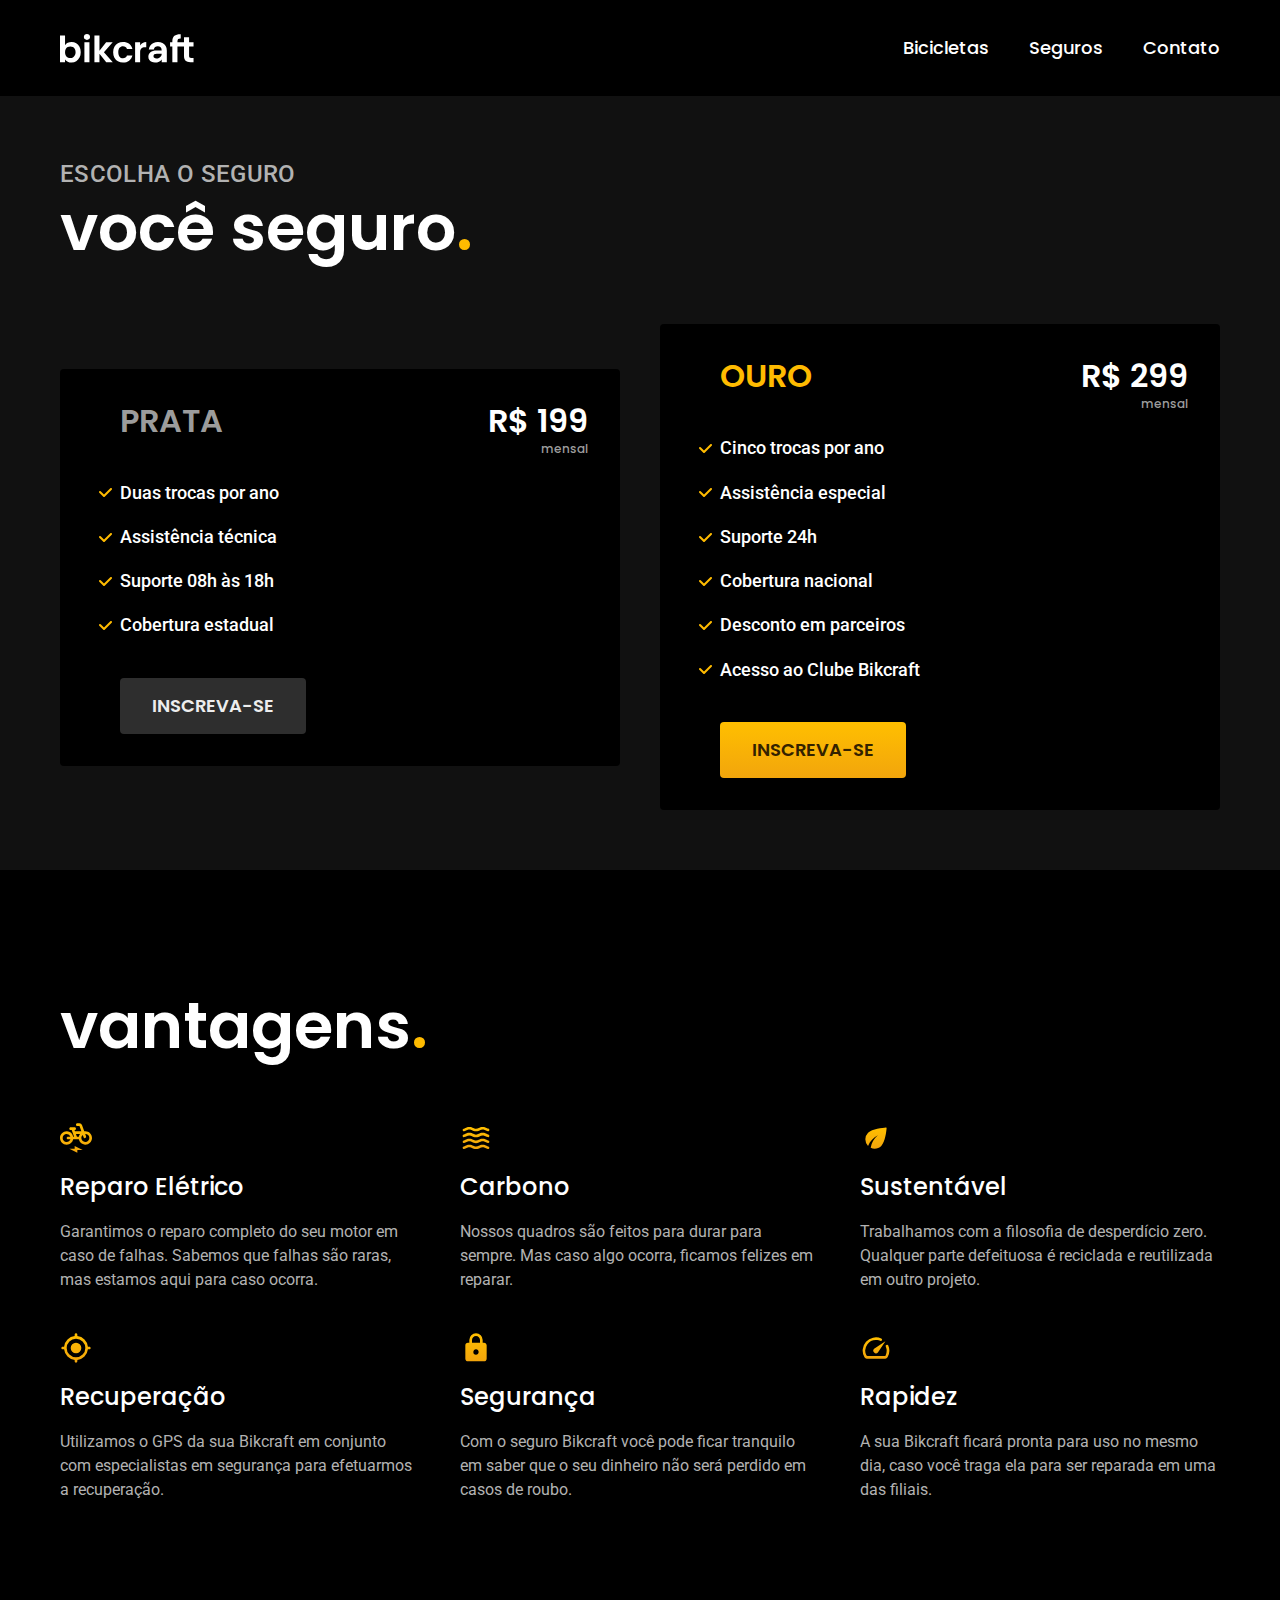
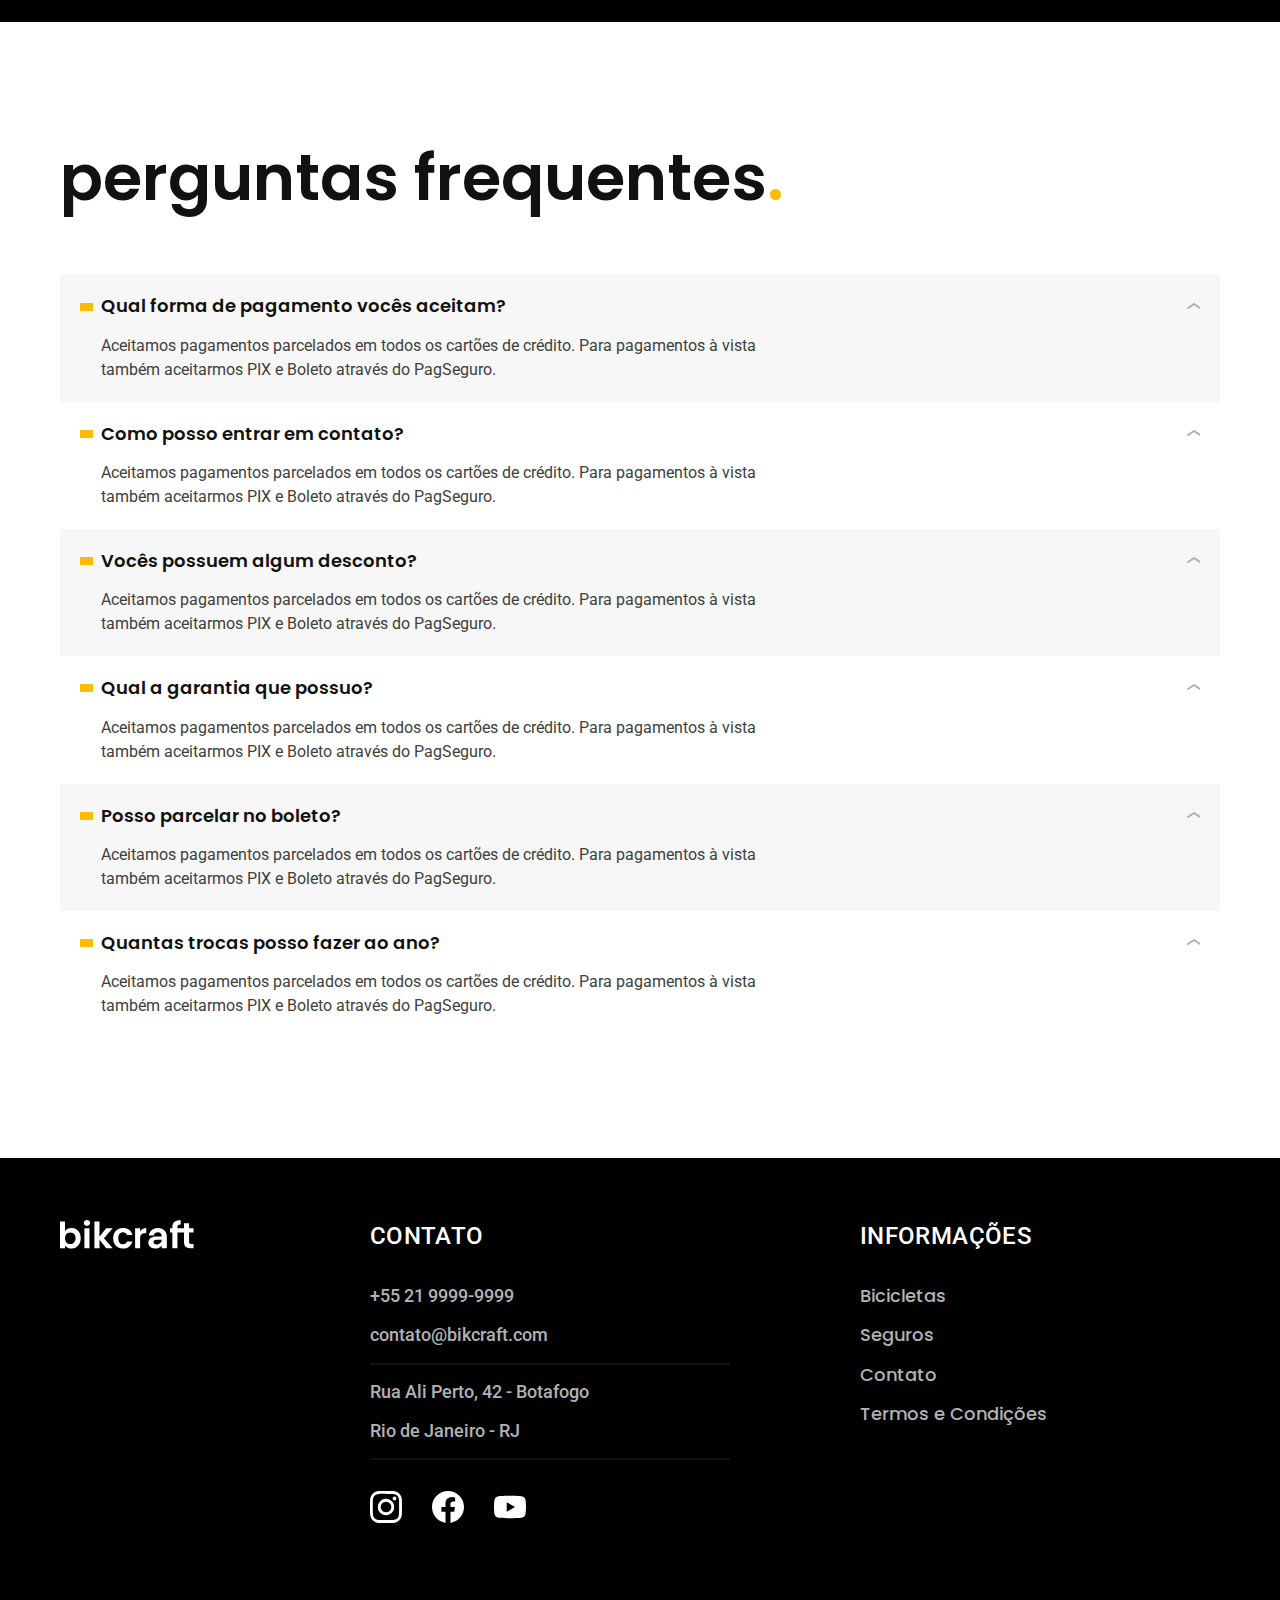
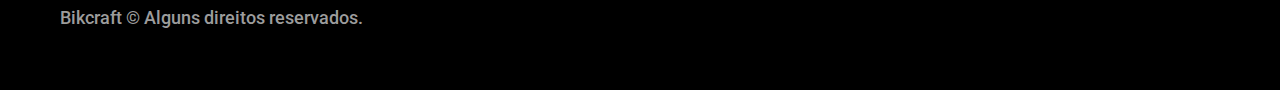
<file: seguros.html>
<!DOCTYPE html>
<html lang="pt-br">

<head>
  <meta charset="UTF-8">
  <meta name="viewport" content="width=device-width, initial-scale=1.0">
  <title>Seguros - Bicicletas Elétricas</title>
  <meta name="description" content="Bicicletas elétricas de alta precisão e qualidade, feitas sob medida para você. Explore o mundo na sua velocidade com a Bikcraft.">
  <link rel="stylesheet" href="./css/style.css">
  <link rel="preload" href="./css/style.css" as="style">
  <link rel="preconnect" href="https://fonts.googleapis.com">
  <link rel="preconnect" href="https://fonts.gstatic.com" crossorigin>
  <link href="https://fonts.googleapis.com/css2?family=Merriweather:ital,wght@0,300;0,400;0,700;0,900;1,300;1,400;1,700;1,900&family=Poppins:ital,wght@0,100;0,200;0,300;0,400;0,500;0,600;0,700;0,800;0,900;1,100;1,200;1,300;1,400;1,500;1,600;1,700;1,800;1,900&family=Roboto:ital,wght@0,100..900;1,100..900&display=swap" rel="stylesheet">
</head>


<body>

  <header class="header-bg">
    <div class="header">
      <a href="./">
        <img src="./img/bikcraft.svg" alt="Logo Bikcraft">
      </a>
      <nav aria-label="primaria">
        <ul class="header-menu ">
          <li><a class="font-1-m" href="./bicicletas.html">Bicicletas</a></li>
          <li><a class="font-1-m" href="./seguros.html">Seguros</a></li>
          <li><a class="font-1-m" href="./contato.html">Contato</a></li>
        </ul>
      </nav>
    </div>
  </header>

  <article class="seguros-bg">
    <div class="seguro container">
      <h2 class="font-2-l-b cor-5">ESCOLHA O SEGURO</h2>
      <h1 class="font-1-xxl cor-0">você seguro<span class="cor-p1">.</span> </h1>
      <div class="grid-seguros">
        <div class="seguro-container">
          <h3 class="font-1-xl cor-6">PRATA</h3>
          <span class="font-1-xl cor-0">
            R$ 199
            <span class="font-1-xs cor-6">mensal</span></span>
          <ul class="seguros-lista font-2-m cor-0">
            <li>Duas trocas por ano</li>
            <li>Assistência técnica</li>
            <li>Suporte 08h às 18h</li>
            <li>Cobertura estadual</li>
          </ul>
          <a class="botao primario" href="./orcamento.html">INSCREVA-SE</a>
        </div>

        <div class="seguro-container">
          <h3 class="font-1-xl cor-p1">OURO</h3>
          <span class="font-1-xl cor-0">
            R$ 299
            <span class="font-1-xs cor-6">mensal</span></span>
          <ul class="seguros-lista font-2-m cor-0">
            <li>Cinco trocas por ano</li>
            <li>Assistência especial</li>
            <li>Suporte 24h</li>
            <li>Cobertura nacional</li>
            <li>Desconto em parceiros</li>
            <li>Acesso ao Clube Bikcraft</li>
          </ul>
          <a class="botao" href="./orcamento.html">INSCREVA-SE</a>
        </div>
      </div>
    </div>
  </article>

  <main>
    <div class="vantagens-bg">
      <div class="vantagens-container container">

        <h2 class="font-1-xxl cor-0 titulo-vantagens">vantagens<span class="cor-p1">.</span></h2>
        <div class="container-flex">
          <ul class="container-lista">
            <li><img src="./img/icones/eletrica.svg" alt="">
              <h3 class="font-1-l cor-0">Reparo Elétrico</h3>
              <p class="font-2-s cor-5 garantia">Garantimos o reparo completo do seu motor em caso de falhas. Sabemos que falhas são raras, mas estamos aqui para caso ocorra.</p>
            </li>
          </ul>
          <ul>
            <li><img src="./img/icones/carbono.svg" alt="">
              <h3 class="font-1-l cor-0">Carbono</h3>
              <p class="font-2-s cor-5 garantia">Nossos quadros são feitos para durar para sempre. Mas caso algo ocorra, ficamos felizes em reparar.</p>
            </li>
          </ul>
          <ul>
            <li><img src="./img/icones/sustentavel.svg" alt="">
              <h3 class="font-1-l cor-0">Sustentável</h3>
              <p class="font-2-s cor-5 garantia">Trabalhamos com a filosofia de desperdício zero. Qualquer parte defeituosa é reciclada e reutilizada em outro projeto.</p>
            </li>
          </ul>

          <ul class="container-lista">
            <li><img src="./img/icones/rastreador.svg" alt="">
              <h3 class="font-1-l cor-0">Recuperação</h3>
              <p class="font-2-s cor-5 garantia">Utilizamos o GPS da sua Bikcraft em conjunto com especialistas em segurança para efetuarmos a recuperação.</p>
            </li>
          </ul>
          <ul>
            <li><img src="./img/icones/seguro.svg" alt="">
              <h3 class="font-1-l cor-0">Segurança</h3>
              <p class="font-2-s cor-5 garantia">Com o seguro Bikcraft você pode ficar tranquilo em saber que o seu dinheiro não será perdido em casos de roubo.</p>
            </li>
          </ul>
          <ul>
            <li><img src="./img/icones/velocidade.svg" alt="">
              <h3 class="font-1-l cor-0">Rapidez</h3>
              <p class="font-2-s cor-5 garantia">A sua Bikcraft ficará pronta para uso no mesmo dia, caso você traga ela para ser reparada em uma das filiais.</p>
            </li>
          </ul>
        </div>
      </div>
    </div>

    <div class="perguntas-bg">
      <div class="container container-h2">
        <h2 class="font-1-xxl">perguntas frequentes<span class="cor-p1">.</span></h2>
        <div class="lista-perguntas">
          <dt class="font-1-m-b">Qual forma de pagamento vocês aceitam?</dt>
          <dd class="font-2-s cor-9">Aceitamos pagamentos parcelados em todos os cartões de crédito. Para pagamentos à vista também aceitarmos PIX e Boleto através do PagSeguro.</dd>
        </div>
        <div class="lista-perguntas">
          <dt class="font-1-m-b">Como posso entrar em contato?</dt>
          <dd class="font-2-s cor-9">Aceitamos pagamentos parcelados em todos os cartões de crédito. Para pagamentos à vista também aceitarmos PIX e Boleto através do PagSeguro.</dd>
        </div>
        <div class="lista-perguntas">
          <dt class="font-1-m-b">Vocês possuem algum desconto?</dt>
          <dd class="font-2-s cor-9">Aceitamos pagamentos parcelados em todos os cartões de crédito. Para pagamentos à vista também aceitarmos PIX e Boleto através do PagSeguro.</dd>
        </div>
        <div class="lista-perguntas">
          <dt class="font-1-m-b">Qual a garantia que possuo?</dt>
          <dd class="font-2-s cor-9">Aceitamos pagamentos parcelados em todos os cartões de crédito. Para pagamentos à vista também aceitarmos PIX e Boleto através do PagSeguro.</dd>
        </div>
        <div class="lista-perguntas">
          <dt class="font-1-m-b">Posso parcelar no boleto?</dt>
          <dd class="font-2-s cor-9">Aceitamos pagamentos parcelados em todos os cartões de crédito. Para pagamentos à vista também aceitarmos PIX e Boleto através do PagSeguro.</dd>
        </div>
        <div class="lista-perguntas">
          <dt class="font-1-m-b">Quantas trocas posso fazer ao ano?</dt>
          <dd class="font-2-s cor-9">Aceitamos pagamentos parcelados em todos os cartões de crédito. Para pagamentos à vista também aceitarmos PIX e Boleto através do PagSeguro.</dd>
        </div>
      </div>
    </div>
  </main>

  <footer class="footer-bg">
    <div class="footer-container container">
      <div class="footer-img  ">
        <img src="./img/bikcraft.svg" alt="Logo Bikcraft">
      </div>
      <ul class="lista-footer font-2-m cor-5">
        <li>
          <h2 class="font-2-l-b cor-0">Contato</h2>
        </li>
        <li>
          <p>+55 21 9999-9999</p>
        </li>
        <li class="detalhe-footer">
          <p>contato@bikcraft.com</p>
        </li>
        <li>
          <p>Rua Ali Perto, 42 - Botafogo</p>
        </li>
        <li class="detalhe-footer">
          <p>Rio de Janeiro - RJ</p>
        </li>
        <div class="icones-redes">
          <li>
            <a href=""> <img src="./img/redes/instagram.svg" alt="Icone Instagram"></a>
          </li>
          <li> <a href=""> <img src="./img/redes/facebook.svg" alt="Icone Facebook"></a></li>
          <li> <a href=""> <img src="./img/redes/youtube.svg" alt="Icone Youtube"></a></li>
        </div>
      </ul>
      <nav>
        <ul class="lista-informacoes lista-footer font-1-m cor-5">
          <li>
            <h2 class="font-2-l-b cor-0">Informações</h2>
          </li>
          <li>
            <a href="./bicicletas.html">
              <p>Bicicletas</p>
            </a>
          </li>
          <li>
            <a href="./seguros.html">
              <p>Seguros</p>
            </a>
          </li>
          <li>
            <a href="./contato.html">
              <p>Contato</p>
            </a>
          </li>
          <li>
            <a href="./termos.html">
              <p>Termos e Condições</p>
            </a>
          </li>
        </ul>
      </nav>
    </div>
    <div class="footer-direitos">
      <p class="font-2-m cor-6 ">Bikcraft © Alguns direitos reservados.</p>
    </div>
  </footer>

</body>

</html>
</file>
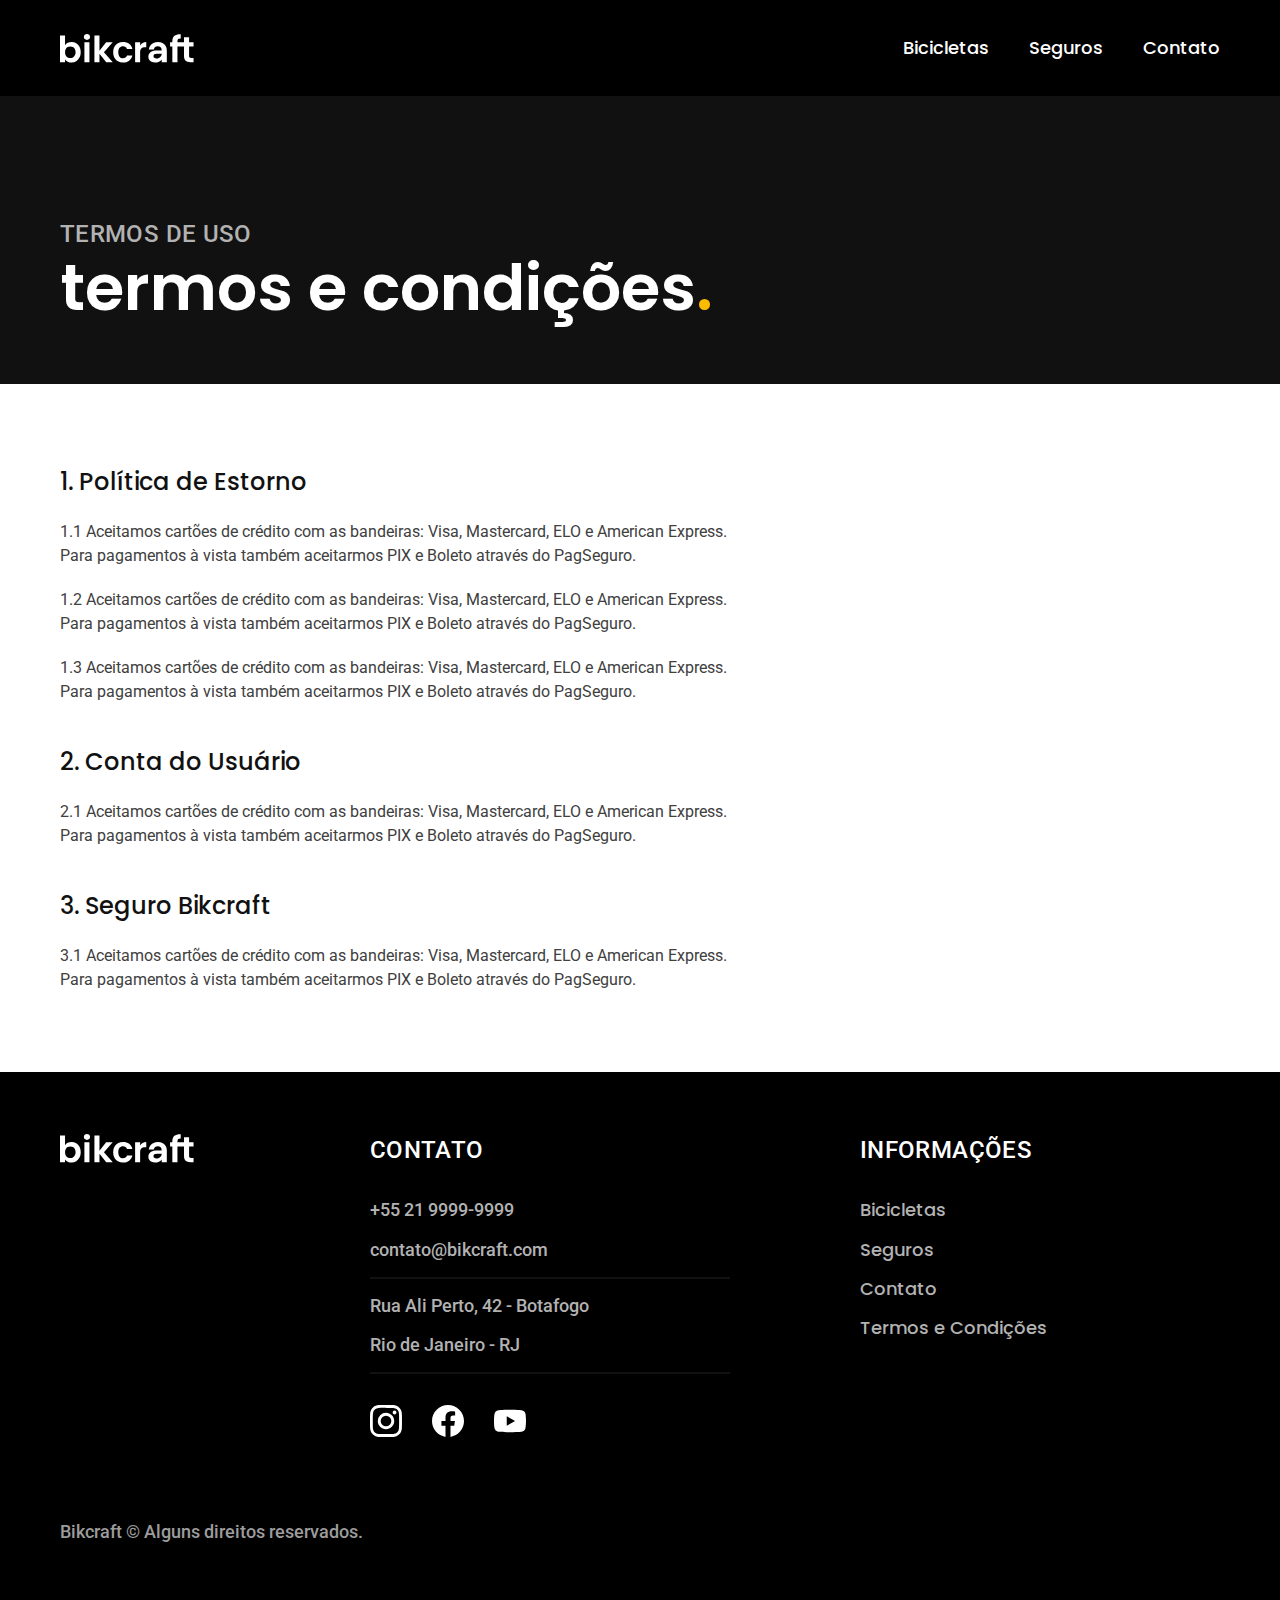
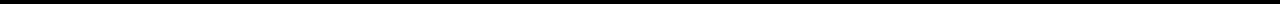
<file: termos.html>
<!DOCTYPE html>
<html lang="pt-br">

<head>
  <meta charset="UTF-8">
  <meta name="viewport" content="width=device-width, initial-scale=1.0">
  <title>Termos e Condições | Bikcraft</title>
  <meta name="description" content="Bicicletas elétricas de alta precisão e qualidade, feitas sob medida para você. Explore o mundo na sua velocidade com a Bikcraft.">
  <link rel="stylesheet" href="./css/style.css">
  <link rel="preload" href="./css/style.css" as="style">
  <link rel="preconnect" href="https://fonts.googleapis.com">
  <link rel="preconnect" href="https://fonts.gstatic.com" crossorigin>
  <link href="https://fonts.googleapis.com/css2?family=Merriweather:ital,wght@0,300;0,400;0,700;0,900;1,300;1,400;1,700;1,900&family=Poppins:ital,wght@0,100;0,200;0,300;0,400;0,500;0,600;0,700;0,800;0,900;1,100;1,200;1,300;1,400;1,500;1,600;1,700;1,800;1,900&family=Roboto:ital,wght@0,100..900;1,100..900&display=swap" rel="stylesheet">
</head>

<body>

  <header class="header-bg">
    <div class="header">
      <a href="./">
        <img src="./img/bikcraft.svg" alt="Logo Bikcraft">
      </a>
      <nav aria-label="primaria">
        <ul class="header-menu ">
          <li><a class="font-1-m" href="./bicicletas.html">Bicicletas</a></li>
          <li><a class="font-1-m" href="./seguros.html">Seguros</a></li>
          <li><a class="font-1-m" href="./contato.html">Contato</a></li>
        </ul>
      </nav>
    </div>
  </header>
  <main>
    <div class="termos-bg">
      <div class="termos-condicoes container">
        <p class="font-2-l-b cor-5">Termos de uso</p>
        <h2 class="font-1-xxl cor-0">termos e condições<span class="cor-p1">.</span></h2>
      </div>
    </div>

    <div class="termos-lista font-2-s cor-10 container">
      <h3 class="font-1-l cor-11">1. Política de Estorno</h3>
      <p>1.1 Aceitamos cartões de crédito com as bandeiras: Visa, Mastercard, ELO e American Express. Para pagamentos à vista também aceitarmos PIX e Boleto através do PagSeguro.</p>
      <p>1.2 Aceitamos cartões de crédito com as bandeiras: Visa, Mastercard, ELO e American Express. Para pagamentos à vista também aceitarmos PIX e Boleto através do PagSeguro.</p>
      <p>1.3 Aceitamos cartões de crédito com as bandeiras: Visa, Mastercard, ELO e American Express. Para pagamentos à vista também aceitarmos PIX e Boleto através do PagSeguro.</p>

      <h3 class="font-1-l cor-11">2. Conta do Usuário</h3>
      <p>2.1 Aceitamos cartões de crédito com as bandeiras: Visa, Mastercard, ELO e American Express. Para pagamentos à vista também aceitarmos PIX e Boleto através do PagSeguro.</p>

      <h3 class="font-1-l cor-11">3. Seguro Bikcraft</h3>
      <p>3.1 Aceitamos cartões de crédito com as bandeiras: Visa, Mastercard, ELO e American Express. Para pagamentos à vista também aceitarmos PIX e Boleto através do PagSeguro.</p>
    </div>
  </main>

  <footer class="footer-bg">
    <div class="footer-container container">
      <div class="footer-img  ">
        <img src="./img/bikcraft.svg" alt="Logo Bikcraft">
      </div>
      <ul class="lista-footer font-2-m cor-5">
        <li>
          <h2 class="font-2-l-b cor-0">Contato</h2>
        </li>
        <li>
          <p>+55 21 9999-9999</p>
        </li>
        <li class="detalhe-footer">
          <p>contato@bikcraft.com</p>
        </li>
        <li>
          <p>Rua Ali Perto, 42 - Botafogo</p>
        </li>
        <li class="detalhe-footer">
          <p>Rio de Janeiro - RJ</p>
        </li>
        <div class="icones-redes">
          <li>
            <a href=""> <img src="./img/redes/instagram.svg" alt="Icone Instagram"></a>
          </li>
          <li> <a href=""> <img src="./img/redes/facebook.svg" alt="Icone Facebook"></a></li>
          <li> <a href=""> <img src="./img/redes/youtube.svg" alt="Icone Youtube"></a></li>
        </div>
      </ul>
      <nav>
        <ul class="lista-informacoes lista-footer font-1-m cor-5">
          <li>
            <h2 class="font-2-l-b cor-0">Informações</h2>
          </li>
          <li>
            <a href="./bicicletas.html">
              <p>Bicicletas</p>
            </a>
          </li>
          <li>
            <a href="./seguros.html">
              <p>Seguros</p>
            </a>
          </li>
          <li>
            <a href="./contato.html">
              <p>Contato</p>
            </a>
          </li>
          <li>
            <a href="./termos.html">
              <p>Termos e Condições</p>
            </a>
          </li>
        </ul>
      </nav>
    </div>
    <div class="footer-direitos">
      <p class="font-2-m cor-6 ">Bikcraft © Alguns direitos reservados.</p>
    </div>
  </footer>
</body>
</file>
<file: css/style.css>
@import "./global.css/global.css";
@import "./utilidades.css/tipografia.css";
@import "./utilidades.css/cores.css";
@import "./global.css/header.css";

/* Utilidades */
@import "./utilidades.css/componentes.css";

/* Home */
@import "./home/introducao.css";
@import "./home/depoimentos.css";
@import "./home/footer.css";

/* Bicicletas Listas */
@import "./bicicletas.css/bicicletas-lista.css";
@import "./bicicletas.css/cores-bicicletas.css";
@import "./bicicletas.css/tipos-bicicletas.css";

/* Parceiros */
@import "./parceiros.css/lista-parceiros.css";

/* Seguros */
@import "./seguros.css/seguros-lista.css";
@import "./seguros.css/seguros-pagina.css";

/* termos */
@import "./termos/termo.css";

/* Pagina Bicicletas */
@import "./pagina-bicicleta.css/bicicletas-pagina.css";

/* Pagina Bicicletas */
@import "./contatos.css/contato.css";
@import "./contatos.css/orcamento.css";
</file>
